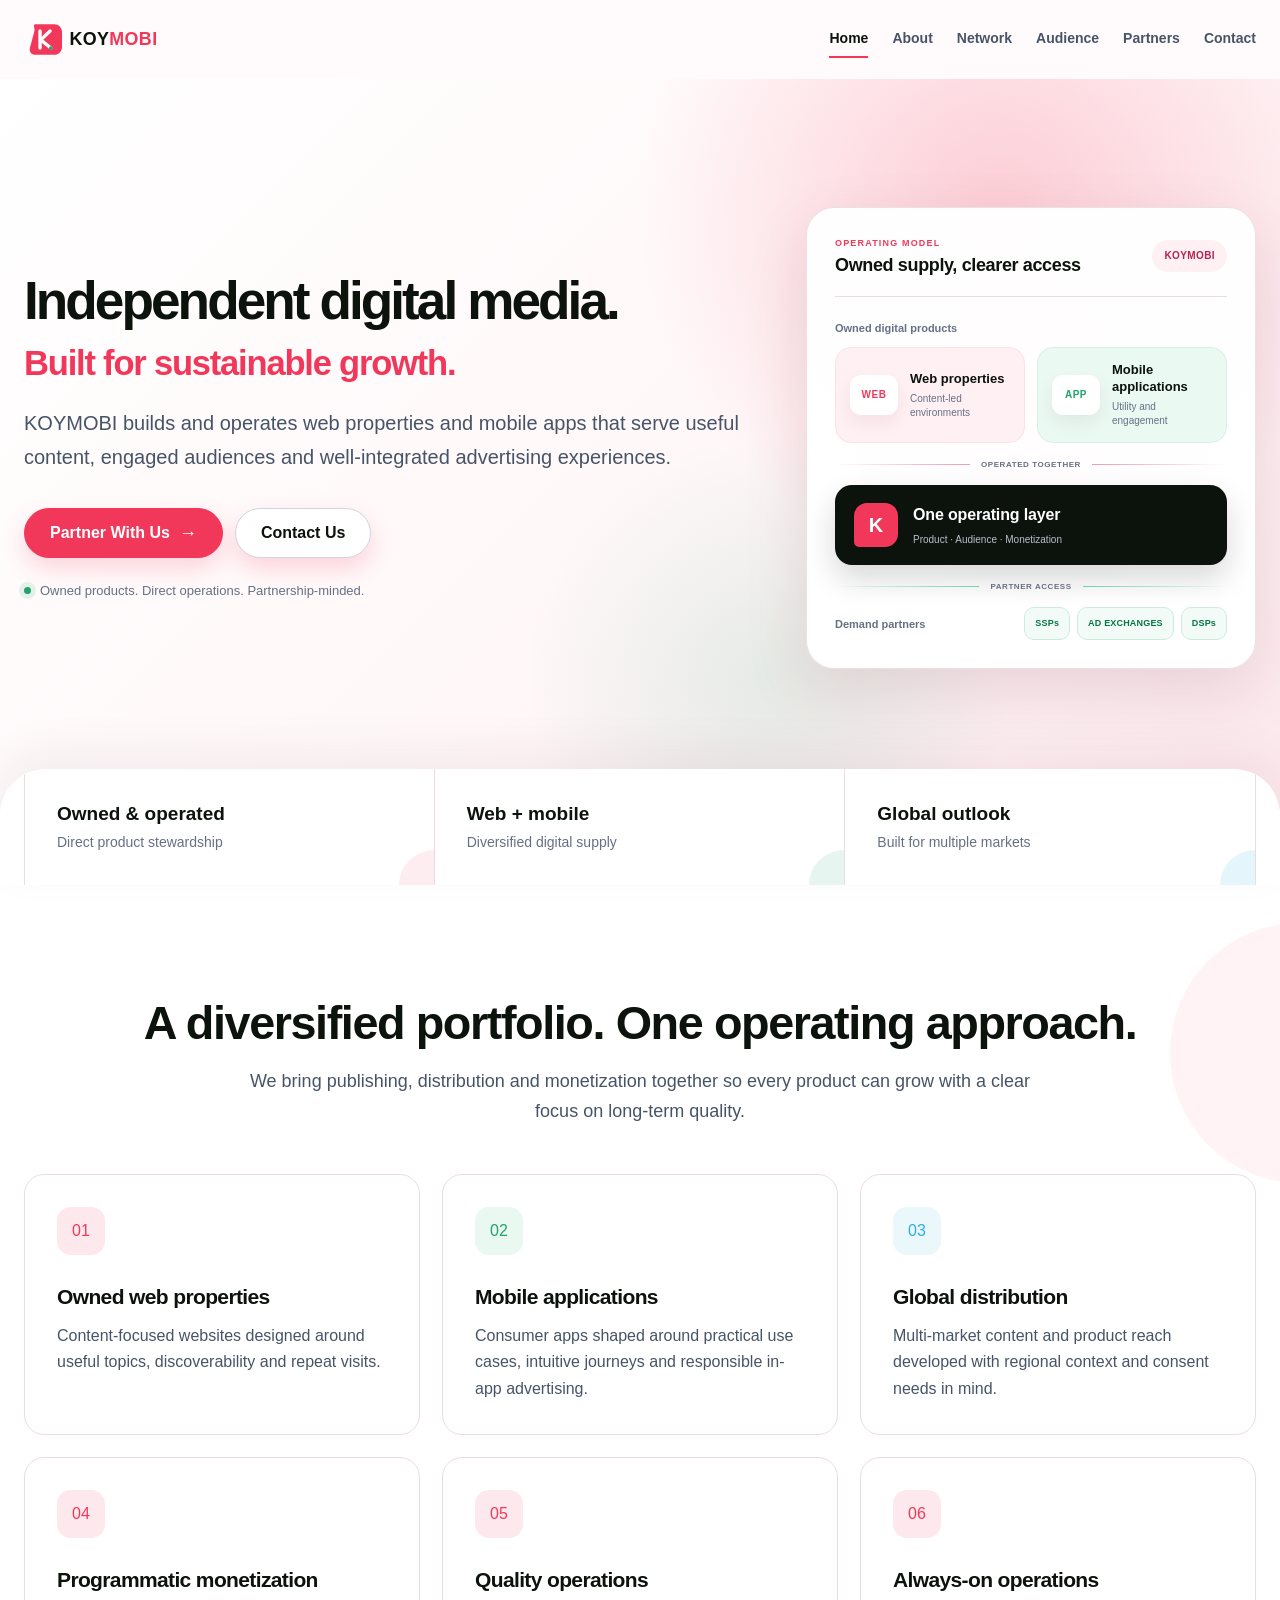
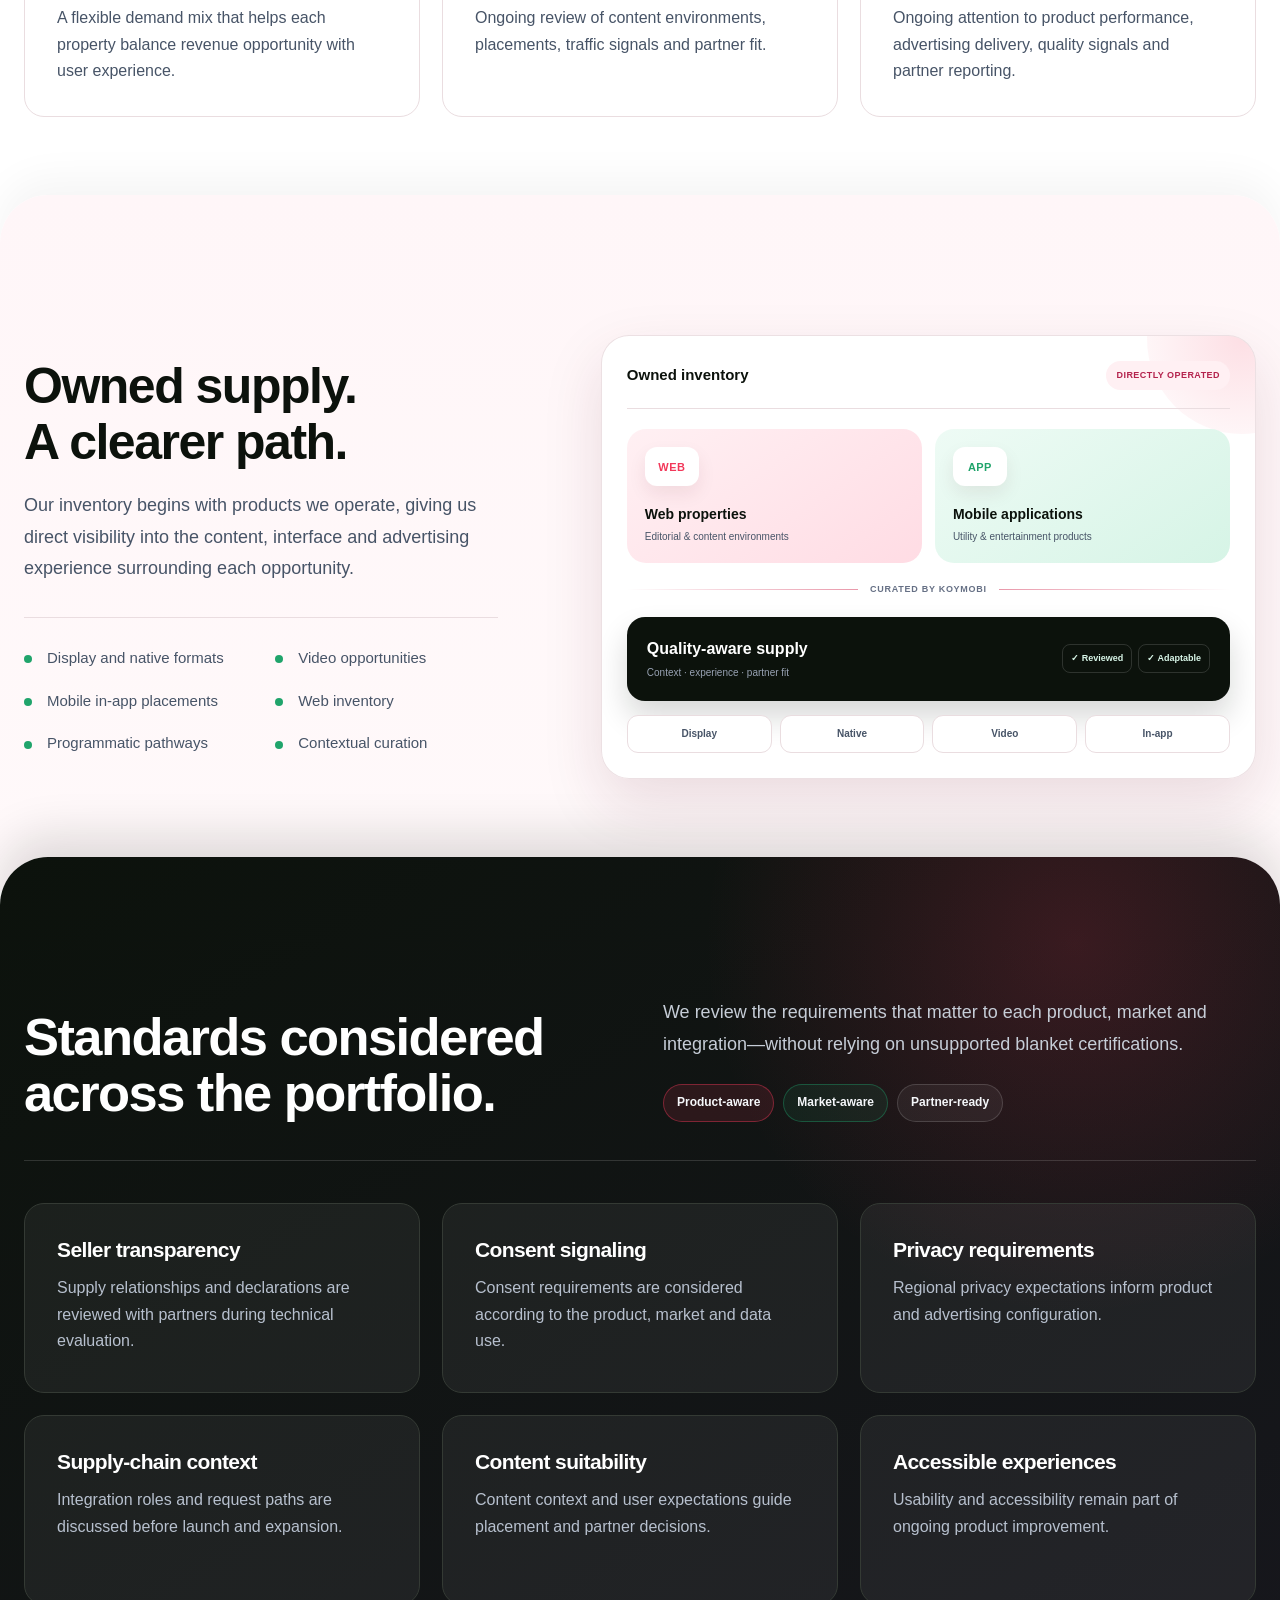
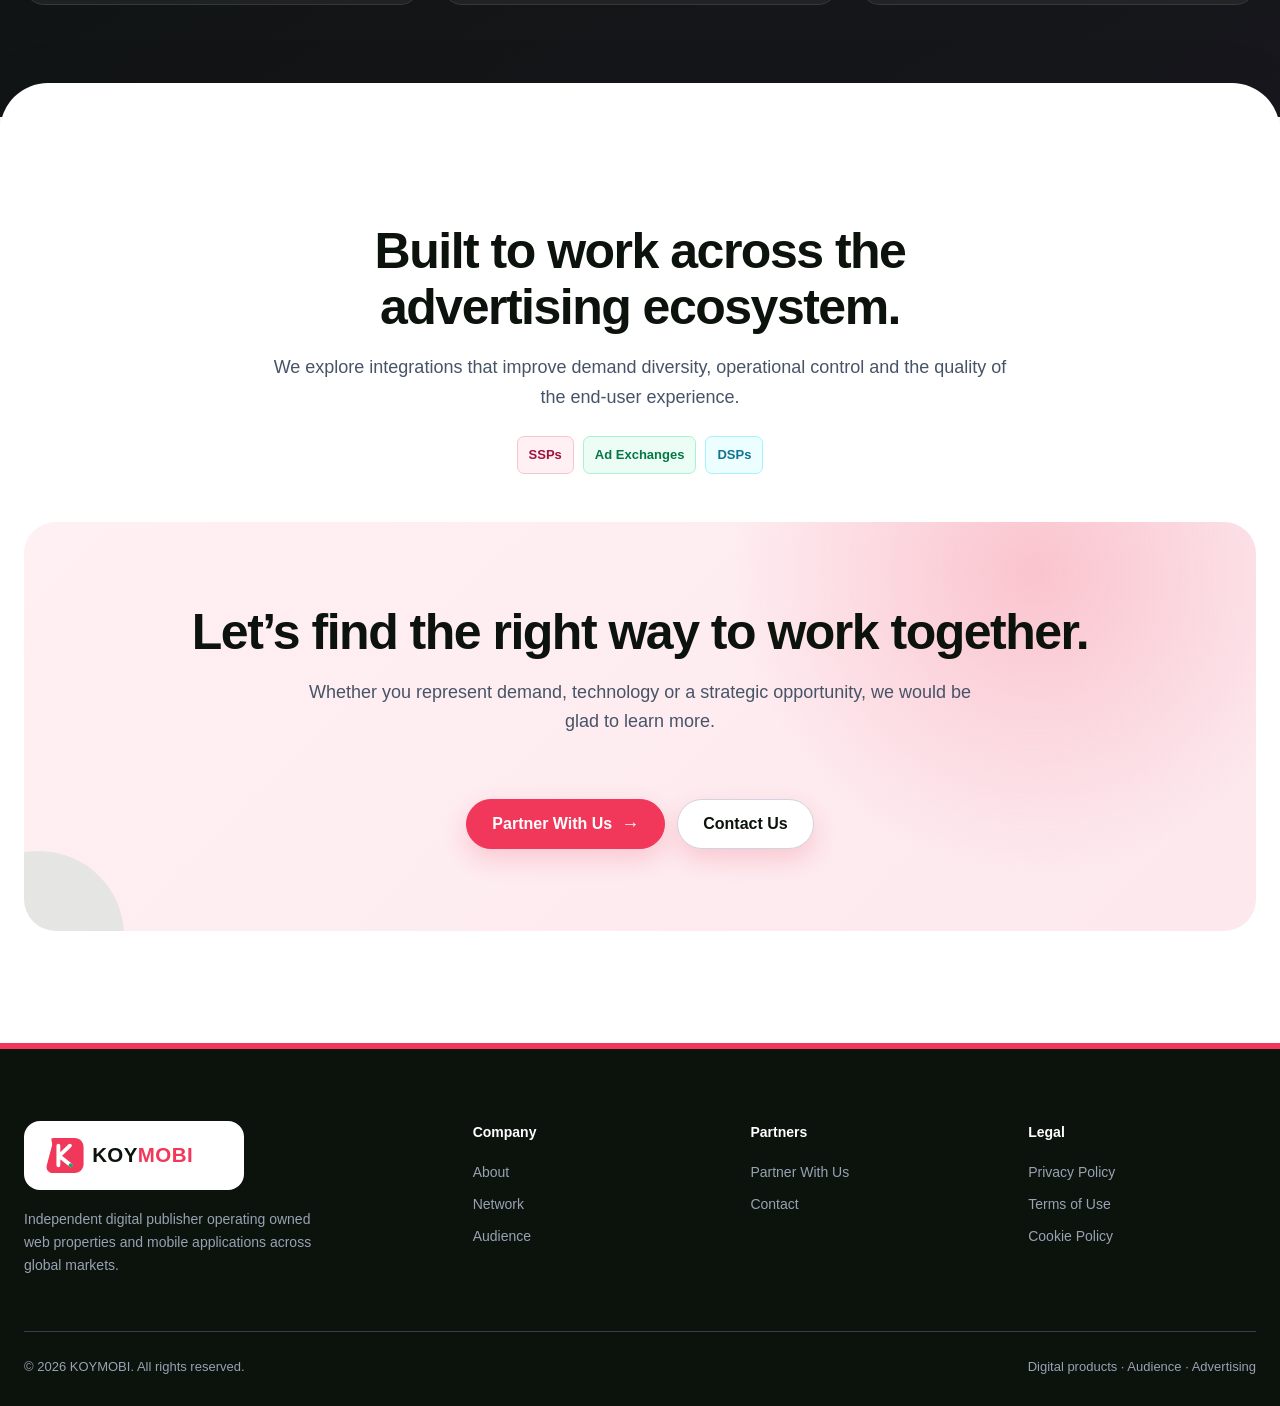
<file: index.html>
<!doctype html>
<html lang="en">
<head>
  <meta charset="utf-8"><meta name="viewport" content="width=device-width, initial-scale=1">
  <title>KOYMOBI — Independent Digital Media</title>
  <meta name="description" content="KOYMOBI builds and operates web properties and mobile apps, connecting engaged audiences with advertising partners across global markets.">
  <link rel="canonical" href="https://koymobi.com/"><meta property="og:type" content="website"><meta property="og:title" content="KOYMOBI — Independent Digital Media"><meta property="og:description" content="Owned digital products, engaged audiences and thoughtful monetization."><meta property="og:image" content="assets/social-preview.svg"><meta name="twitter:card" content="summary_large_image">
  <link rel="icon" href="assets/favicon.svg" type="image/svg+xml"><link rel="stylesheet" href="assets/styles.css">
</head>
<body><a class="skip-link" href="#main">Skip to content</a>
<header class="site-header"><div class="container nav-wrap"><a class="logo" href="index.html" aria-label="KOYMOBI home"><img src="assets/logo.svg" alt="KOYMOBI" width="164" height="32"></a><button class="menu-toggle" type="button" aria-expanded="false" aria-controls="primary-nav" aria-label="Toggle navigation"><span></span></button><nav class="nav-links" id="primary-nav" aria-label="Primary navigation"><a href="index.html" aria-current="page">Home</a><a href="about.html">About</a><a href="network.html">Network</a><a href="audience.html">Audience</a><a href="partners.html">Partners</a><a href="contact.html">Contact</a></nav></div></header>
<main id="main">
  <section class="hero">
    <div class="container hero-grid">
      <div class="hero-copy reveal">
        <h1><span class="hero-title-primary">Independent digital media.</span><span class="hero-title-secondary">Built for sustainable growth.</span></h1>
        <p class="lead">KOYMOBI builds and operates web properties and mobile apps that serve useful content, engaged audiences and well-integrated advertising experiences.</p>
        <div class="hero-actions"><a class="button" href="partners.html">Partner With Us <span class="arrow">→</span></a><a class="button secondary" href="contact.html">Contact Us</a></div>
        <p class="hero-note">Owned products. Direct operations. Partnership-minded.</p>
      </div>
      <div class="operating-map reveal" aria-label="KOYMOBI operating model">
        <div class="map-shell">
          <div class="map-header"><div><small>OPERATING MODEL</small><strong>Owned supply, clearer access</strong></div><span>KOYMOBI</span></div>
          <div class="map-body">
            <div class="map-group">
              <p>Owned digital products</p>
              <div class="supply-grid">
                <div class="supply-card web"><div class="supply-icon">WEB</div><div><strong>Web properties</strong><small>Content-led environments</small></div></div>
                <div class="supply-card mobile"><div class="supply-icon">APP</div><div><strong>Mobile applications</strong><small>Utility and engagement</small></div></div>
              </div>
            </div>
            <div class="map-connector"><i></i><span>OPERATED TOGETHER</span><i></i></div>
            <div class="operator-band"><div class="operator-mark">K</div><div><strong>One operating layer</strong><span>Product · Audience · Monetization</span></div></div>
            <div class="map-connector demand-flow"><i></i><span>PARTNER ACCESS</span><i></i></div>
            <div class="map-group demand-group"><p>Demand partners</p><div class="channel-row"><span>SSPs</span><span>AD EXCHANGES</span><span>DSPs</span></div></div>
          </div>
        </div>
      </div>
    </div>
  </section>
  <div class="value-strip"><div class="container value-grid"><div class="value-item"><strong>Owned &amp; operated</strong><span>Direct product stewardship</span></div><div class="value-item"><strong>Web + mobile</strong><span>Diversified digital supply</span></div><div class="value-item"><strong>Global outlook</strong><span>Built for multiple markets</span></div></div></div>
  <section class="section" id="what-we-do"><div class="container"><div class="section-head center"><h2>A diversified portfolio. One operating approach.</h2><p>We bring publishing, distribution and monetization together so every product can grow with a clear focus on long-term quality.</p></div><div class="grid-3">
    <article class="card reveal"><div class="card-icon">01</div><h3>Owned web properties</h3><p>Content-focused websites designed around useful topics, discoverability and repeat visits.</p></article>
    <article class="card reveal"><div class="card-icon">02</div><h3>Mobile applications</h3><p>Consumer apps shaped around practical use cases, intuitive journeys and responsible in-app advertising.</p></article>
    <article class="card reveal"><div class="card-icon">03</div><h3>Global distribution</h3><p>Multi-market content and product reach developed with regional context and consent needs in mind.</p></article>
    <article class="card reveal"><div class="card-icon">04</div><h3>Programmatic monetization</h3><p>A flexible demand mix that helps each property balance revenue opportunity with user experience.</p></article>
    <article class="card reveal"><div class="card-icon">05</div><h3>Quality operations</h3><p>Ongoing review of content environments, placements, traffic signals and partner fit.</p></article>
    <article class="card reveal"><div class="card-icon">06</div><h3>Always-on operations</h3><p>Ongoing attention to product performance, advertising delivery, quality signals and partner reporting.</p></article>
  </div></div></section>
  <section class="section surface supply-section"><div class="container split"><div class="split-copy supply-copy reveal"><h2>Owned supply.<br>A clearer path.</h2><p>Our inventory begins with products we operate, giving us direct visibility into the content, interface and advertising experience surrounding each opportunity.</p><ul class="feature-list"><li>Display and native formats</li><li>Video opportunities</li><li>Mobile in-app placements</li><li>Web inventory</li><li>Programmatic pathways</li><li>Contextual curation</li></ul></div><div class="supply-blueprint reveal" aria-label="KOYMOBI owned supply structure"><div class="blueprint-top"><strong>Owned inventory</strong><span>DIRECTLY OPERATED</span></div><div class="blueprint-products"><article class="blueprint-product web-product"><div class="blueprint-icon">WEB</div><div><strong>Web properties</strong><small>Editorial &amp; content environments</small></div></article><article class="blueprint-product app-product"><div class="blueprint-icon">APP</div><div><strong>Mobile applications</strong><small>Utility &amp; entertainment products</small></div></article></div><div class="blueprint-route"><i></i><em>CURATED BY KOYMOBI</em><i></i></div><div class="blueprint-control"><div><strong>Quality-aware supply</strong><small>Context · experience · partner fit</small></div><div class="signal-row"><span>✓ Reviewed</span><span>✓ Adaptable</span></div></div><div class="blueprint-formats"><span>Display</span><span>Native</span><span>Video</span><span>In-app</span></div></div></div></section>
  <section class="section dark standards-section"><div class="container"><div class="standards-head reveal"><h2>Standards considered<br>across the portfolio.</h2><div class="standards-summary"><p>We review the requirements that matter to each product, market and integration—without relying on unsupported blanket certifications.</p><div class="standards-points"><span>Product-aware</span><span>Market-aware</span><span>Partner-ready</span></div></div></div><div class="grid-3 standards-grid"><article class="card dark-card reveal"><h3>Seller transparency</h3><p>Supply relationships and declarations are reviewed with partners during technical evaluation.</p></article><article class="card dark-card reveal"><h3>Consent signaling</h3><p>Consent requirements are considered according to the product, market and data use.</p></article><article class="card dark-card reveal"><h3>Privacy requirements</h3><p>Regional privacy expectations inform product and advertising configuration.</p></article><article class="card dark-card reveal"><h3>Supply-chain context</h3><p>Integration roles and request paths are discussed before launch and expansion.</p></article><article class="card dark-card reveal"><h3>Content suitability</h3><p>Content context and user expectations guide placement and partner decisions.</p></article><article class="card dark-card reveal"><h3>Accessible experiences</h3><p>Usability and accessibility remain part of ongoing product improvement.</p></article></div></div></section>
  <section class="section"><div class="container"><div class="section-head center"><h2>Built to work across the advertising ecosystem.</h2><p>We explore integrations that improve demand diversity, operational control and the quality of the end-user experience.</p><div class="tag-list center-tags"><span class="tag">SSPs</span><span class="tag">Ad Exchanges</span><span class="tag">DSPs</span></div></div><div class="partner-cta"><h2>Let’s find the right way to work together.</h2><p>Whether you represent demand, technology or a strategic opportunity, we would be glad to learn more.</p><div class="hero-actions centered-actions"><a class="button" href="partners.html">Partner With Us <span class="arrow">→</span></a><a class="button secondary" href="contact.html">Contact Us</a></div></div></div></section>
</main>
<footer class="site-footer"><div class="container"><div class="footer-grid"><div class="footer-intro"><img class="footer-logo" src="assets/logo.svg" alt="KOYMOBI" width="164" height="32"><p>Independent digital publisher operating owned web properties and mobile applications across global markets.</p></div><div class="footer-col"><strong>Company</strong><a href="about.html">About</a><a href="network.html">Network</a><a href="audience.html">Audience</a></div><div class="footer-col"><strong>Partners</strong><a href="partners.html">Partner With Us</a><a href="contact.html">Contact</a></div><div class="footer-col"><strong>Legal</strong><a href="privacy.html">Privacy Policy</a><a href="terms.html">Terms of Use</a><a href="cookie-policy.html">Cookie Policy</a></div></div><div class="footer-bottom"><span>© 2026 KOYMOBI. All rights reserved.</span><span>Digital products · Audience · Advertising</span></div></div></footer><script src="assets/main.js"></script></body></html>
</file>
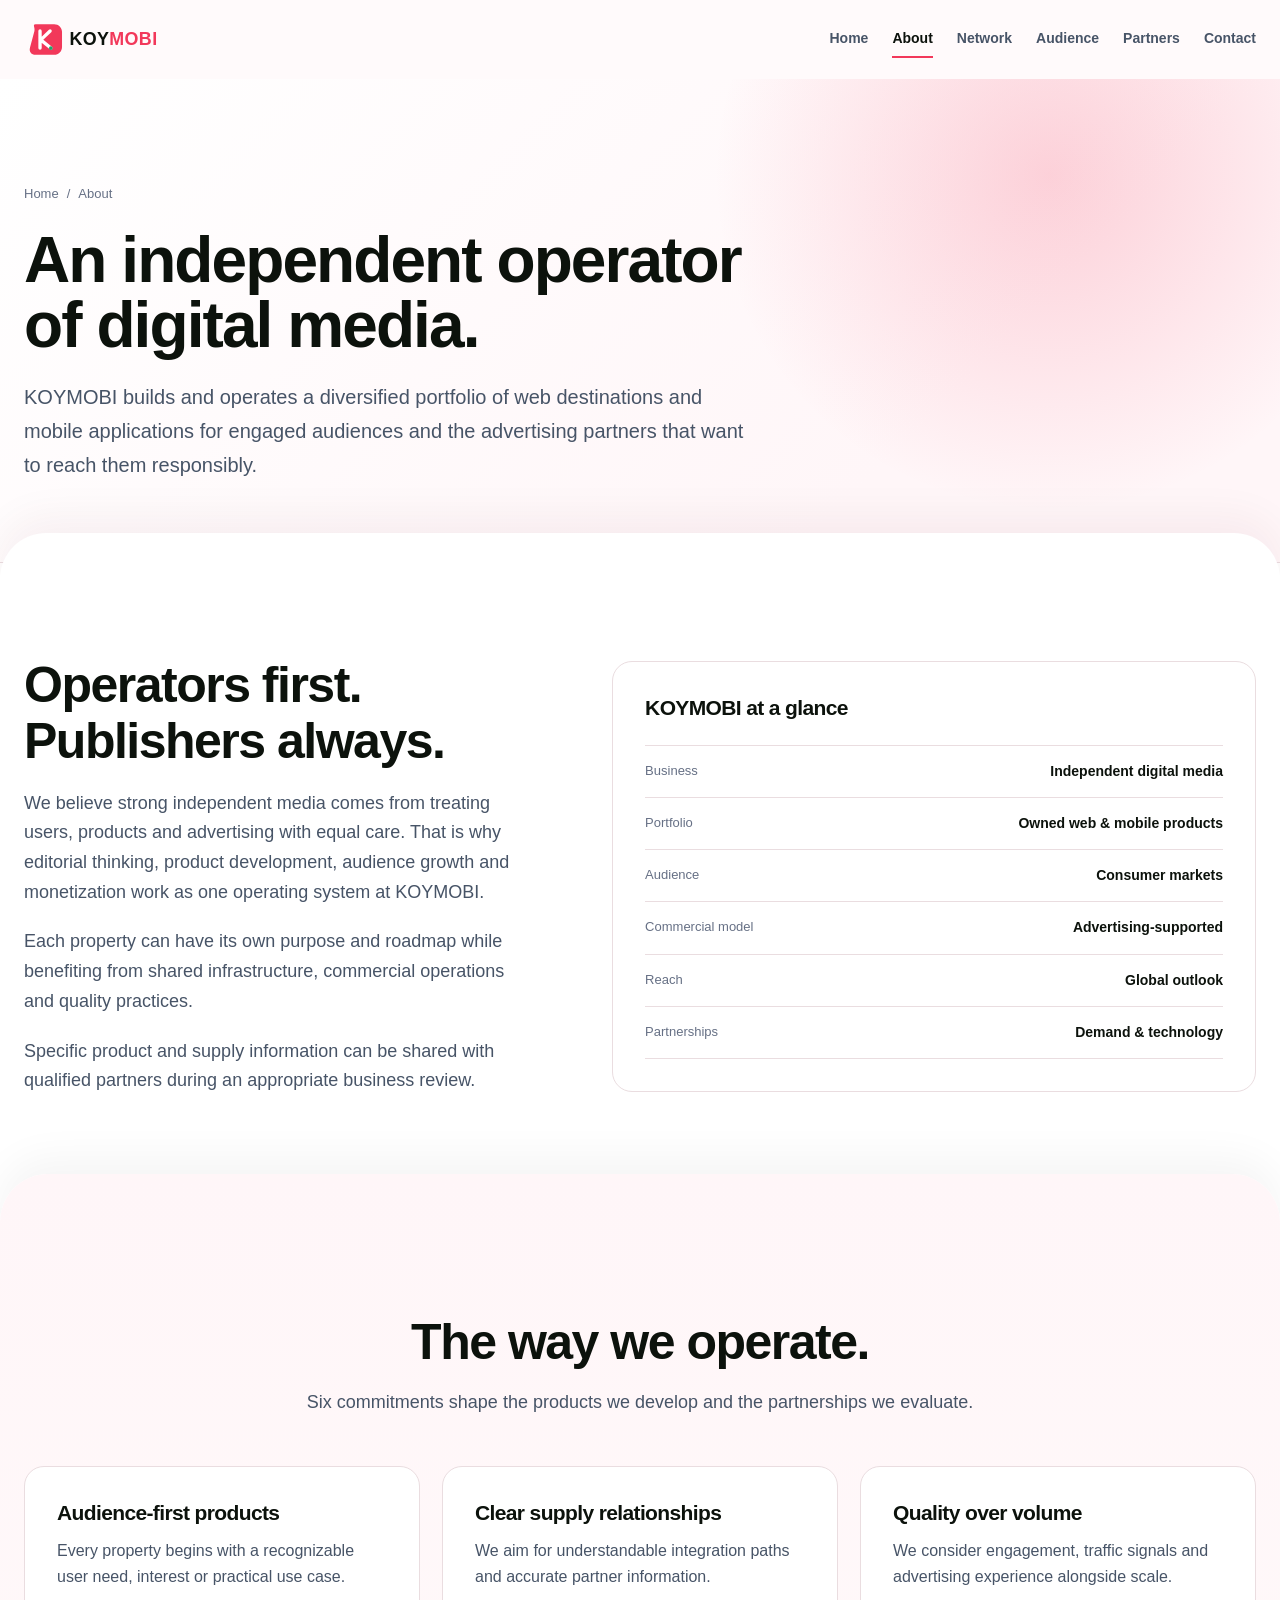
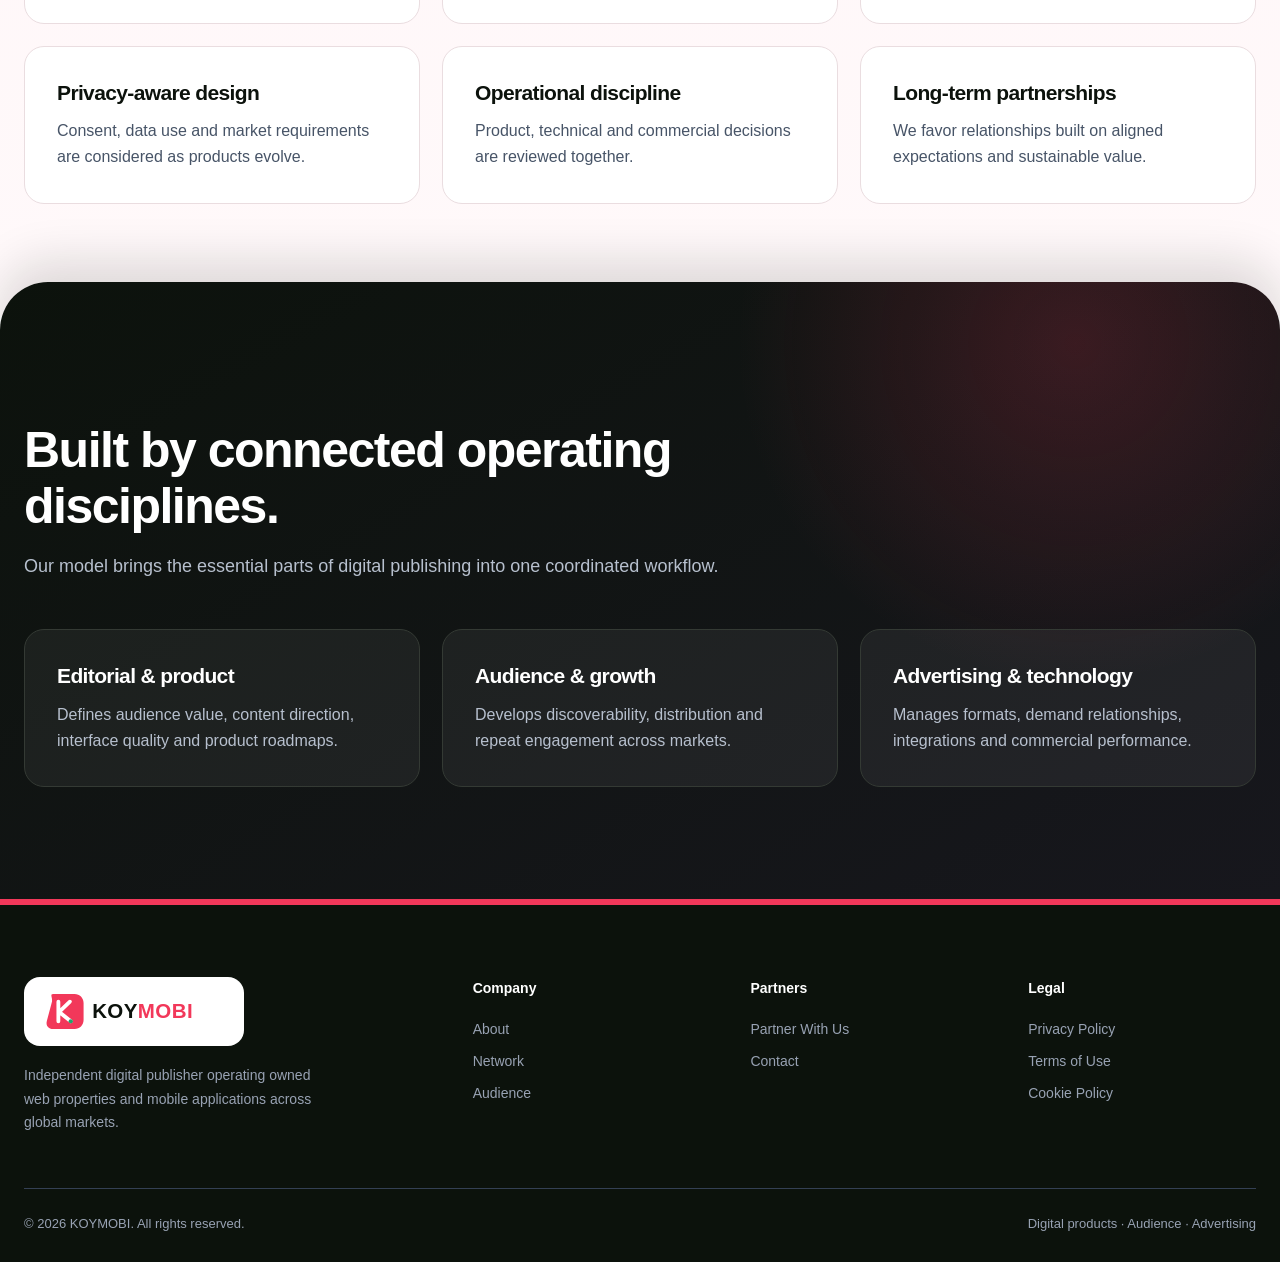
<file: about.html>
<!doctype html><html lang="en"><head><meta charset="utf-8"><meta name="viewport" content="width=device-width, initial-scale=1"><title>About — KOYMOBI</title><meta name="description" content="Learn how KOYMOBI operates an independent portfolio of web properties and mobile applications."><link rel="canonical" href="https://koymobi.com/about.html"><meta property="og:type" content="website"><meta property="og:title" content="About — KOYMOBI"><meta property="og:description" content="An operator-first approach to independent digital media."><meta property="og:image" content="assets/social-preview.svg"><meta name="twitter:card" content="summary_large_image"><link rel="icon" href="assets/favicon.svg" type="image/svg+xml"><link rel="stylesheet" href="assets/styles.css"></head><body><a class="skip-link" href="#main">Skip to content</a>
<header class="site-header"><div class="container nav-wrap"><a class="logo" href="index.html" aria-label="KOYMOBI home"><img src="assets/logo.svg" alt="KOYMOBI" width="164" height="32"></a><button class="menu-toggle" type="button" aria-expanded="false" aria-controls="primary-nav" aria-label="Toggle navigation"><span></span></button><nav class="nav-links" id="primary-nav" aria-label="Primary navigation"><a href="index.html">Home</a><a href="about.html" aria-current="page">About</a><a href="network.html">Network</a><a href="audience.html">Audience</a><a href="partners.html">Partners</a><a href="contact.html">Contact</a></nav></div></header>
<main id="main"><section class="page-hero"><div class="container"><div class="breadcrumb"><a href="index.html">Home</a><span>/</span><span>About</span></div><h1>An independent operator<br>of digital media.</h1><p class="lead">KOYMOBI builds and operates a diversified portfolio of web destinations and mobile applications for engaged audiences and the advertising partners that want to reach them responsibly.</p></div></section>
<section class="section"><div class="container split"><div class="split-copy"><h2>Operators first. Publishers always.</h2><p>We believe strong independent media comes from treating users, products and advertising with equal care. That is why editorial thinking, product development, audience growth and monetization work as one operating system at KOYMOBI.</p><p>Each property can have its own purpose and roadmap while benefiting from shared infrastructure, commercial operations and quality practices.</p><p>Specific product and supply information can be shared with qualified partners during an appropriate business review.</p></div><aside class="card fact-panel"><h3>KOYMOBI at a glance</h3><div class="fact-list"><div><span>Business</span><strong>Independent digital media</strong></div><div><span>Portfolio</span><strong>Owned web &amp; mobile products</strong></div><div><span>Audience</span><strong>Consumer markets</strong></div><div><span>Commercial model</span><strong>Advertising-supported</strong></div><div><span>Reach</span><strong>Global outlook</strong></div><div><span>Partnerships</span><strong>Demand &amp; technology</strong></div></div></aside></div></section>
<section class="section surface"><div class="container"><div class="section-head center"><h2>The way we operate.</h2><p>Six commitments shape the products we develop and the partnerships we evaluate.</p></div><div class="grid-3"><article class="card"><h3>Audience-first products</h3><p>Every property begins with a recognizable user need, interest or practical use case.</p></article><article class="card"><h3>Clear supply relationships</h3><p>We aim for understandable integration paths and accurate partner information.</p></article><article class="card"><h3>Quality over volume</h3><p>We consider engagement, traffic signals and advertising experience alongside scale.</p></article><article class="card"><h3>Privacy-aware design</h3><p>Consent, data use and market requirements are considered as products evolve.</p></article><article class="card"><h3>Operational discipline</h3><p>Product, technical and commercial decisions are reviewed together.</p></article><article class="card"><h3>Long-term partnerships</h3><p>We favor relationships built on aligned expectations and sustainable value.</p></article></div></div></section>
<section class="section dark"><div class="container"><div class="section-head"><h2>Built by connected operating disciplines.</h2><p>Our model brings the essential parts of digital publishing into one coordinated workflow.</p></div><div class="grid-3"><article class="card dark-card"><h3>Editorial &amp; product</h3><p>Defines audience value, content direction, interface quality and product roadmaps.</p></article><article class="card dark-card"><h3>Audience &amp; growth</h3><p>Develops discoverability, distribution and repeat engagement across markets.</p></article><article class="card dark-card"><h3>Advertising &amp; technology</h3><p>Manages formats, demand relationships, integrations and commercial performance.</p></article></div></div></section>
</main>
<footer class="site-footer"><div class="container"><div class="footer-grid"><div class="footer-intro"><img class="footer-logo" src="assets/logo.svg" alt="KOYMOBI" width="164" height="32"><p>Independent digital publisher operating owned web properties and mobile applications across global markets.</p></div><div class="footer-col"><strong>Company</strong><a href="about.html">About</a><a href="network.html">Network</a><a href="audience.html">Audience</a></div><div class="footer-col"><strong>Partners</strong><a href="partners.html">Partner With Us</a><a href="contact.html">Contact</a></div><div class="footer-col"><strong>Legal</strong><a href="privacy.html">Privacy Policy</a><a href="terms.html">Terms of Use</a><a href="cookie-policy.html">Cookie Policy</a></div></div><div class="footer-bottom"><span>© 2026 KOYMOBI. All rights reserved.</span><span>Digital products · Audience · Advertising</span></div></div></footer><script src="assets/main.js"></script></body></html>
</file>
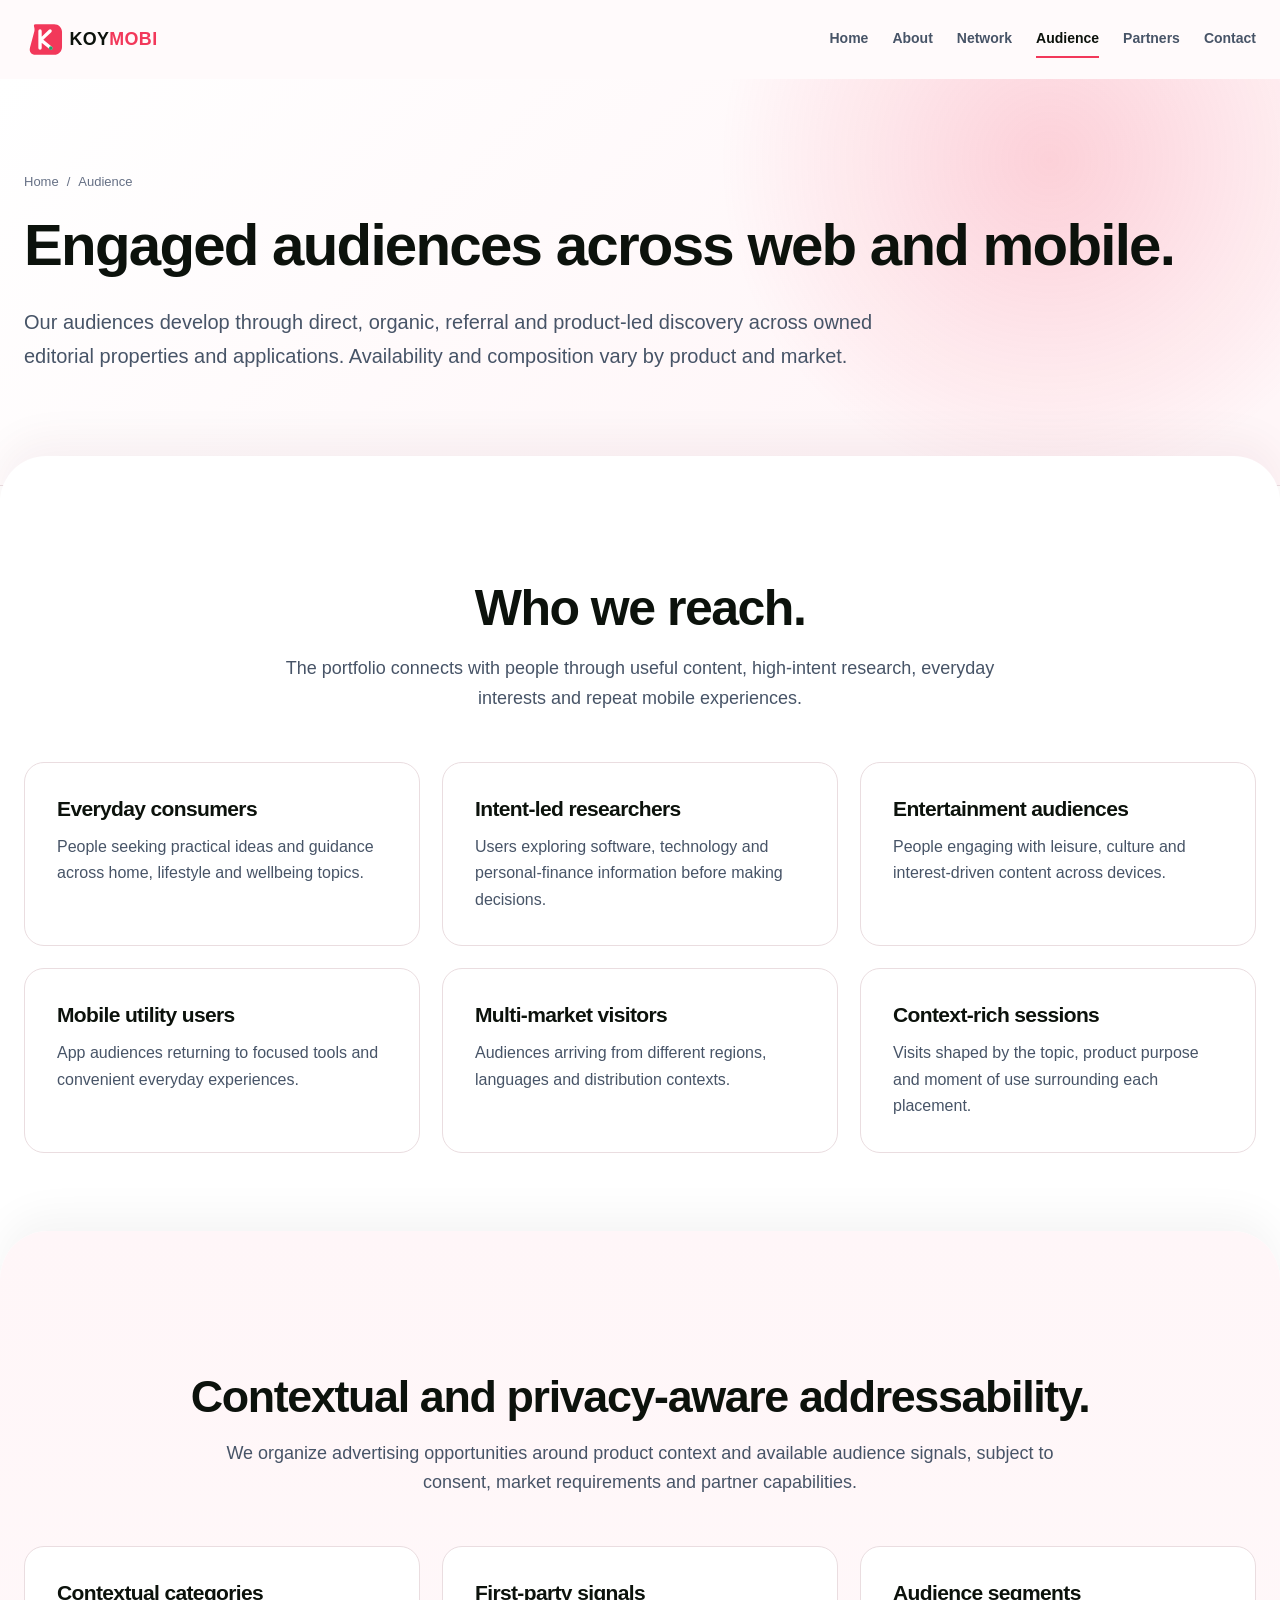
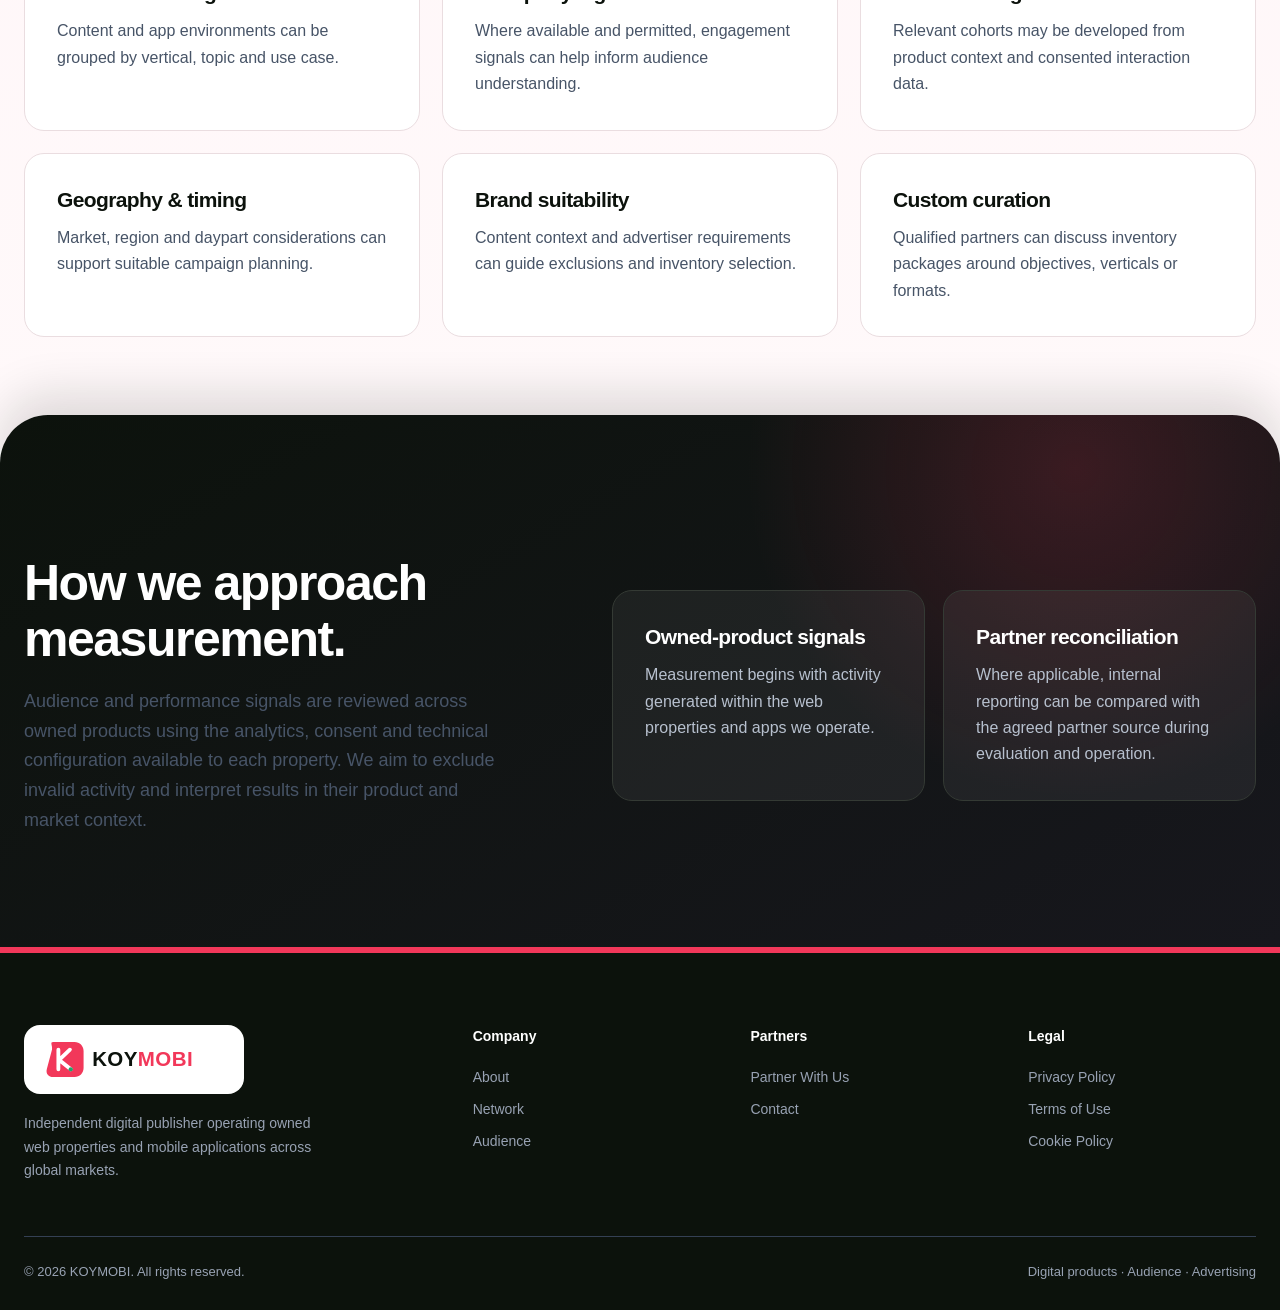
<file: audience.html>
<!doctype html><html lang="en"><head><meta charset="utf-8"><meta name="viewport" content="width=device-width, initial-scale=1"><title>Audience — KOYMOBI</title><meta name="description" content="Learn how KOYMOBI approaches audience composition, contextual relevance and measurement."><link rel="canonical" href="https://koymobi.com/audience.html"><meta property="og:type" content="website"><meta property="og:title" content="Audience — KOYMOBI"><meta property="og:description" content="Engaged audiences across owned web and mobile products."><meta property="og:image" content="assets/social-preview.svg"><meta name="twitter:card" content="summary_large_image"><link rel="icon" href="assets/favicon.svg" type="image/svg+xml"><link rel="stylesheet" href="assets/styles.css"></head><body><a class="skip-link" href="#main">Skip to content</a>
<header class="site-header"><div class="container nav-wrap"><a class="logo" href="index.html" aria-label="KOYMOBI home"><img src="assets/logo.svg" alt="KOYMOBI" width="164" height="32"></a><button class="menu-toggle" type="button" aria-expanded="false" aria-controls="primary-nav" aria-label="Toggle navigation"><span></span></button><nav class="nav-links" id="primary-nav" aria-label="Primary navigation"><a href="index.html">Home</a><a href="about.html">About</a><a href="network.html">Network</a><a href="audience.html" aria-current="page">Audience</a><a href="partners.html">Partners</a><a href="contact.html">Contact</a></nav></div></header>
<main id="main"><section class="page-hero audience-page-hero"><div class="container"><div class="breadcrumb"><a href="index.html">Home</a><span>/</span><span>Audience</span></div><h1>Engaged audiences across web and mobile.</h1><p class="lead">Our audiences develop through direct, organic, referral and product-led discovery across owned editorial properties and applications. Availability and composition vary by product and market.</p></div></section>
<section class="section"><div class="container"><div class="section-head center"><h2>Who we reach.</h2><p>The portfolio connects with people through useful content, high-intent research, everyday interests and repeat mobile experiences.</p></div><div class="grid-3"><article class="card"><h3>Everyday consumers</h3><p>People seeking practical ideas and guidance across home, lifestyle and wellbeing topics.</p></article><article class="card"><h3>Intent-led researchers</h3><p>Users exploring software, technology and personal-finance information before making decisions.</p></article><article class="card"><h3>Entertainment audiences</h3><p>People engaging with leisure, culture and interest-driven content across devices.</p></article><article class="card"><h3>Mobile utility users</h3><p>App audiences returning to focused tools and convenient everyday experiences.</p></article><article class="card"><h3>Multi-market visitors</h3><p>Audiences arriving from different regions, languages and distribution contexts.</p></article><article class="card"><h3>Context-rich sessions</h3><p>Visits shaped by the topic, product purpose and moment of use surrounding each placement.</p></article></div></div></section>
<section class="section surface audience-targeting"><div class="container"><div class="section-head center"><h2>Contextual and privacy-aware addressability.</h2><p>We organize advertising opportunities around product context and available audience signals, subject to consent, market requirements and partner capabilities.</p></div><div class="grid-3"><article class="card"><h3>Contextual categories</h3><p>Content and app environments can be grouped by vertical, topic and use case.</p></article><article class="card"><h3>First-party signals</h3><p>Where available and permitted, engagement signals can help inform audience understanding.</p></article><article class="card"><h3>Audience segments</h3><p>Relevant cohorts may be developed from product context and consented interaction data.</p></article><article class="card"><h3>Geography &amp; timing</h3><p>Market, region and daypart considerations can support suitable campaign planning.</p></article><article class="card"><h3>Brand suitability</h3><p>Content context and advertiser requirements can guide exclusions and inventory selection.</p></article><article class="card"><h3>Custom curation</h3><p>Qualified partners can discuss inventory packages around objectives, verticals or formats.</p></article></div></div></section>
<section class="section dark"><div class="container split"><div class="split-copy"><h2>How we approach measurement.</h2><p class="dark-copy">Audience and performance signals are reviewed across owned products using the analytics, consent and technical configuration available to each property. We aim to exclude invalid activity and interpret results in their product and market context.</p></div><div class="grid-2 compact-grid"><article class="card dark-card"><h3>Owned-product signals</h3><p>Measurement begins with activity generated within the web properties and apps we operate.</p></article><article class="card dark-card"><h3>Partner reconciliation</h3><p>Where applicable, internal reporting can be compared with the agreed partner source during evaluation and operation.</p></article></div></div></section>
</main>
<footer class="site-footer"><div class="container"><div class="footer-grid"><div class="footer-intro"><img class="footer-logo" src="assets/logo.svg" alt="KOYMOBI" width="164" height="32"><p>Independent digital publisher operating owned web properties and mobile applications across global markets.</p></div><div class="footer-col"><strong>Company</strong><a href="about.html">About</a><a href="network.html">Network</a><a href="audience.html">Audience</a></div><div class="footer-col"><strong>Partners</strong><a href="partners.html">Partner With Us</a><a href="contact.html">Contact</a></div><div class="footer-col"><strong>Legal</strong><a href="privacy.html">Privacy Policy</a><a href="terms.html">Terms of Use</a><a href="cookie-policy.html">Cookie Policy</a></div></div><div class="footer-bottom"><span>© 2026 KOYMOBI. All rights reserved.</span><span>Digital products · Audience · Advertising</span></div></div></footer><script src="assets/main.js"></script></body></html>
</file>
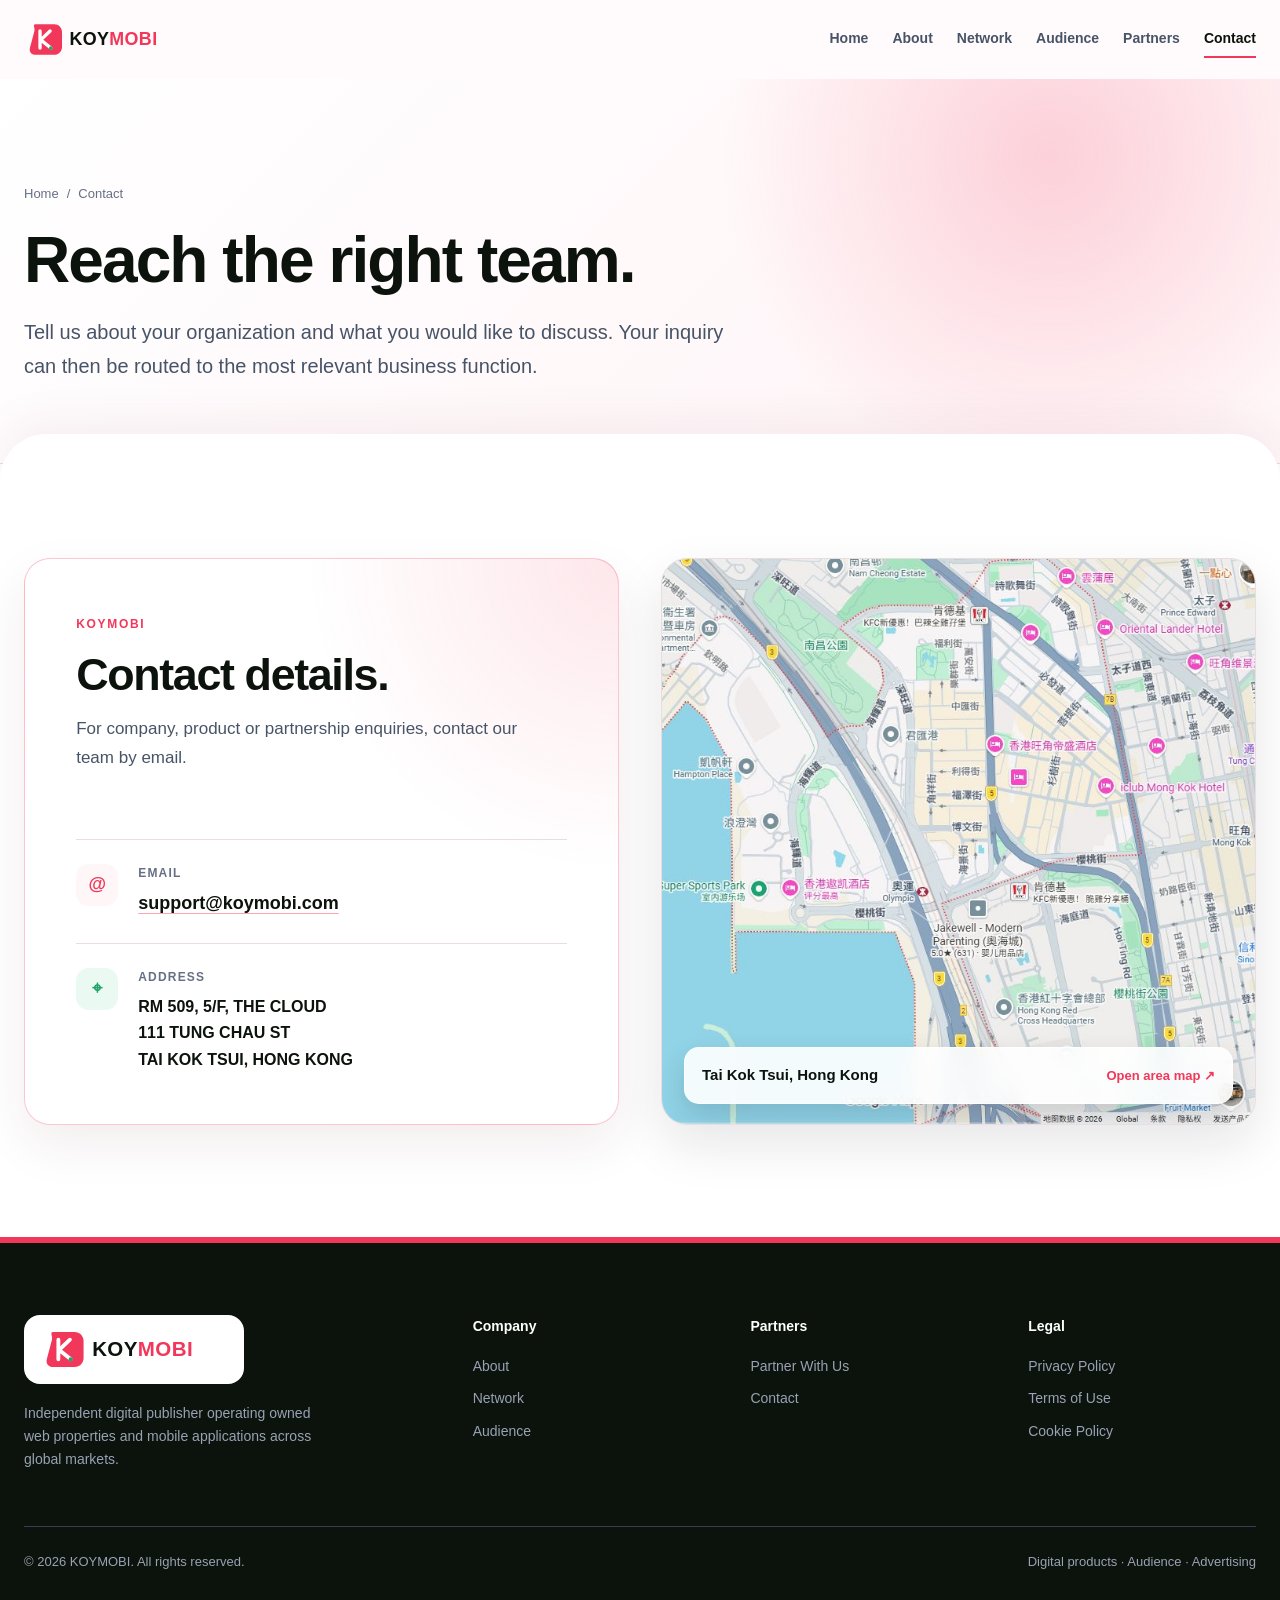
<file: contact.html>
<!doctype html><html lang="en"><head><meta charset="utf-8"><meta name="viewport" content="width=device-width, initial-scale=1"><title>Contact — KOYMOBI</title><meta name="description" content="Contact KOYMOBI about advertising, technology and strategic partnerships."><link rel="canonical" href="https://koymobi.com/contact.html"><meta property="og:type" content="website"><meta property="og:title" content="Contact — KOYMOBI"><meta property="og:description" content="Reach the right team at KOYMOBI."><meta property="og:image" content="assets/social-preview.svg"><meta name="twitter:card" content="summary_large_image"><link rel="icon" href="assets/favicon.svg" type="image/svg+xml"><link rel="stylesheet" href="assets/styles.css"></head><body><a class="skip-link" href="#main">Skip to content</a>
<header class="site-header"><div class="container nav-wrap"><a class="logo" href="index.html" aria-label="KOYMOBI home"><img src="assets/logo.svg" alt="KOYMOBI" width="164" height="32"></a><button class="menu-toggle" type="button" aria-expanded="false" aria-controls="primary-nav" aria-label="Toggle navigation"><span></span></button><nav class="nav-links" id="primary-nav" aria-label="Primary navigation"><a href="index.html">Home</a><a href="about.html">About</a><a href="network.html">Network</a><a href="audience.html">Audience</a><a href="partners.html">Partners</a><a href="contact.html" aria-current="page">Contact</a></nav></div></header>
<main id="main"><section class="page-hero"><div class="container"><div class="breadcrumb"><a href="index.html">Home</a><span>/</span><span>Contact</span></div><h1>Reach the right team.</h1><p class="lead">Tell us about your organization and what you would like to discuss. Your inquiry can then be routed to the most relevant business function.</p></div></section>
<section class="section"><div class="container contact-layout"><section class="contact-card" aria-labelledby="contact-details-title"><div><span class="contact-kicker">KOYMOBI</span><h2 id="contact-details-title">Contact details.</h2><p class="contact-intro">For company, product or partnership enquiries, contact our team by email.</p></div><div class="official-details"><div class="official-detail"><span class="detail-mark" aria-hidden="true">@</span><div><strong>Email</strong><a href="mailto:support@koymobi.com">support@koymobi.com</a></div></div><div class="official-detail"><span class="detail-mark location-mark" aria-hidden="true">⌖</span><div><strong>Address</strong><address>RM 509, 5/F, THE CLOUD<br>111 TUNG CHAU ST<br>TAI KOK TSUI, HONG KONG</address></div></div></div></section><figure class="contact-map-card"><a href="https://www.google.com/maps/search/?api=1&amp;query=Tai+Kok+Tsui%2C+Hong+Kong" target="_blank" rel="noopener noreferrer" aria-label="Open Tai Kok Tsui area in Google Maps"><img src="assets/contact-map.png" alt="Google Maps view of the Tai Kok Tsui area in Hong Kong" width="1280" height="720"></a><figcaption><strong>Tai Kok Tsui, Hong Kong</strong><span>Open area map ↗</span></figcaption></figure></div></section></main>
<footer class="site-footer"><div class="container"><div class="footer-grid"><div class="footer-intro"><img class="footer-logo" src="assets/logo.svg" alt="KOYMOBI" width="164" height="32"><p>Independent digital publisher operating owned web properties and mobile applications across global markets.</p></div><div class="footer-col"><strong>Company</strong><a href="about.html">About</a><a href="network.html">Network</a><a href="audience.html">Audience</a></div><div class="footer-col"><strong>Partners</strong><a href="partners.html">Partner With Us</a><a href="contact.html">Contact</a></div><div class="footer-col"><strong>Legal</strong><a href="privacy.html">Privacy Policy</a><a href="terms.html">Terms of Use</a><a href="cookie-policy.html">Cookie Policy</a></div></div><div class="footer-bottom"><span>© 2026 KOYMOBI. All rights reserved.</span><span>Digital products · Audience · Advertising</span></div></div></footer><script src="assets/main.js"></script></body></html>
</file>
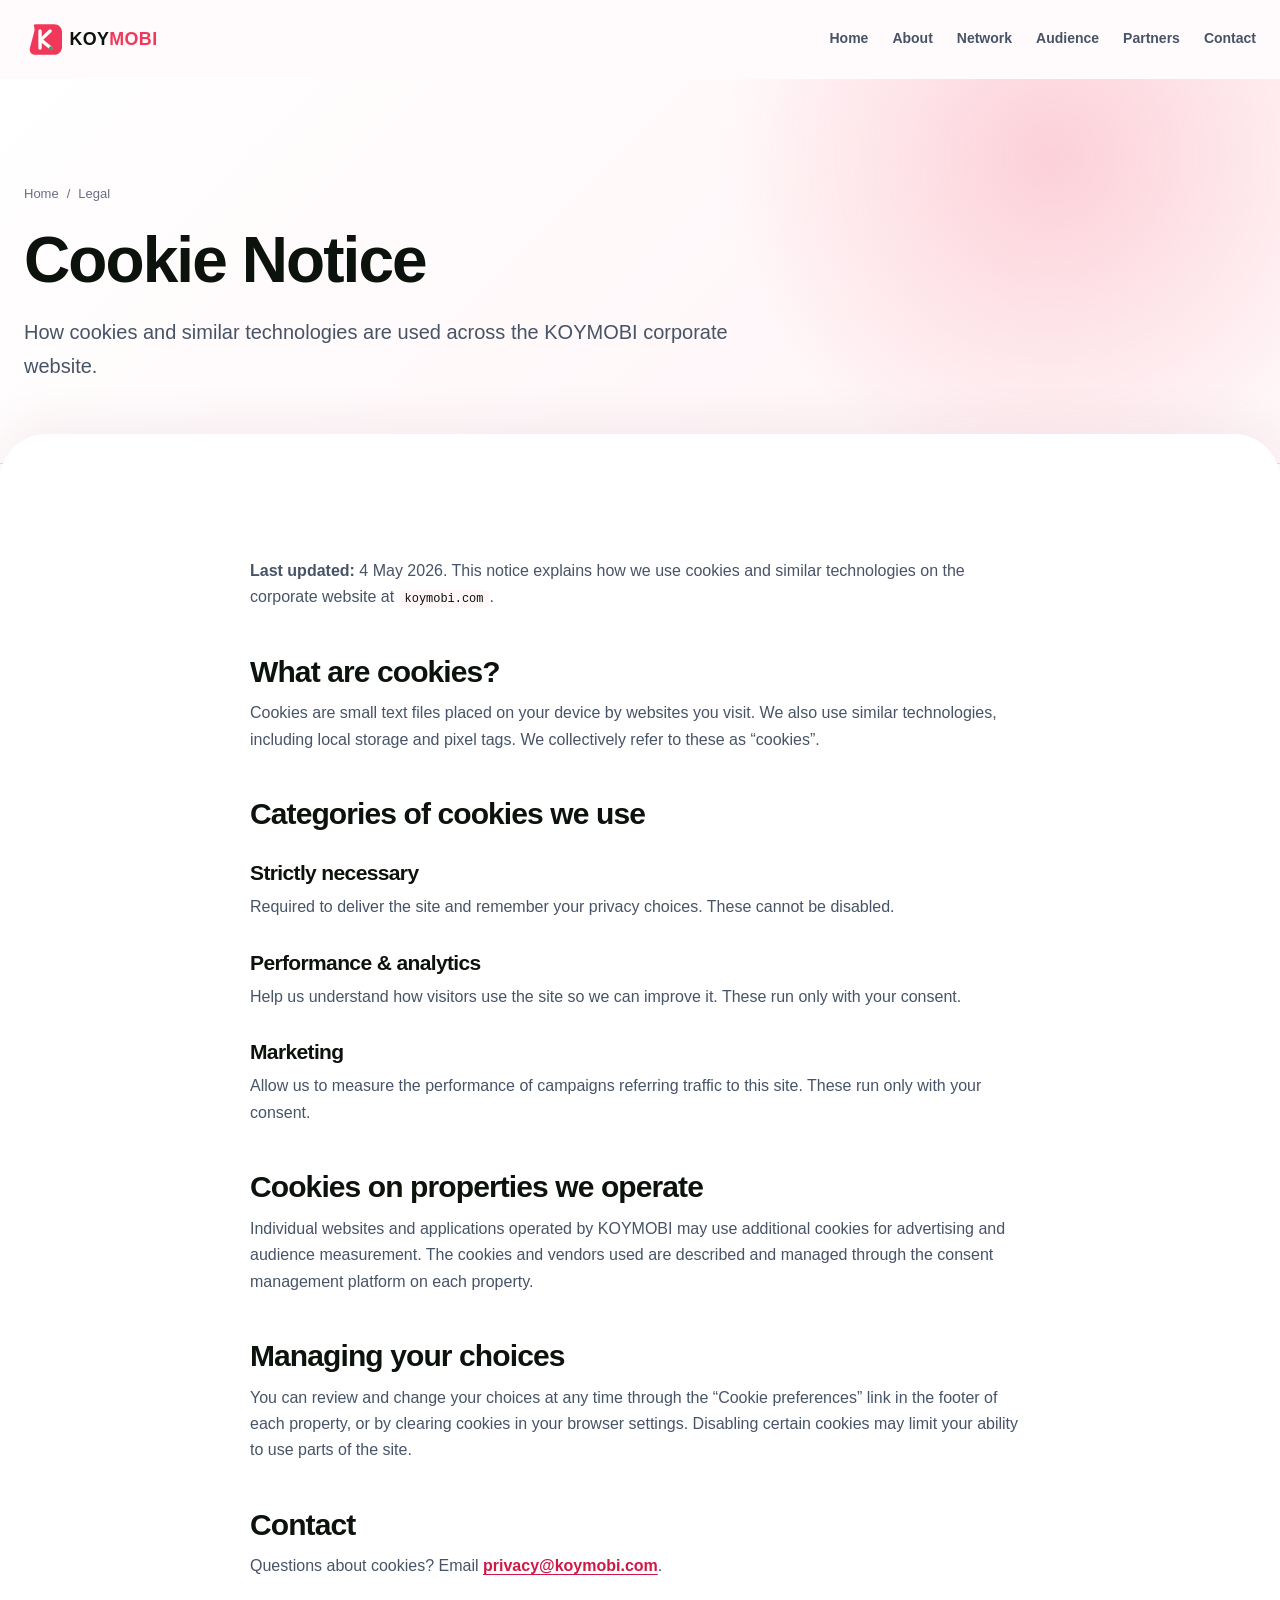
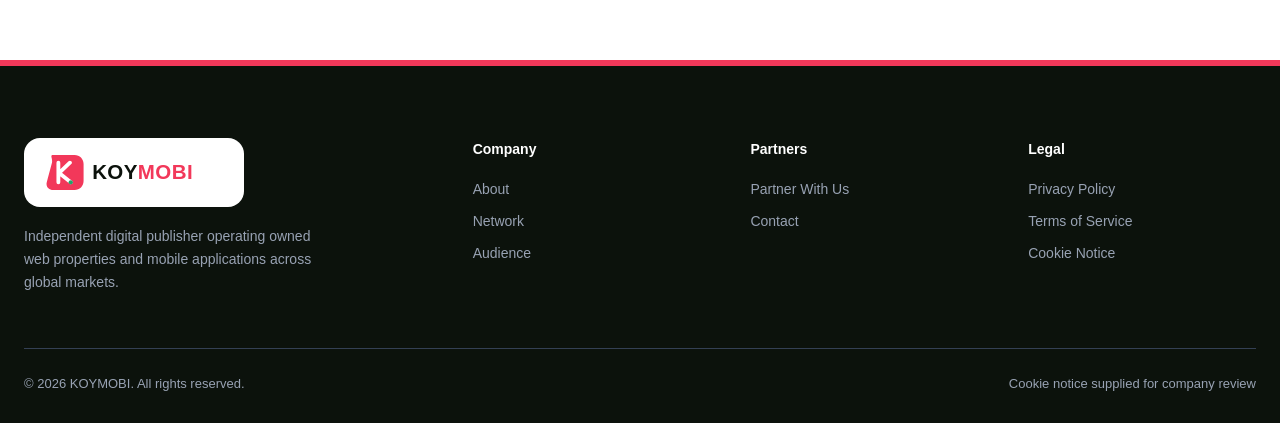
<file: cookie-policy.html>
<!doctype html>
<html lang="en">
<head>
  <meta charset="utf-8">
  <meta name="viewport" content="width=device-width, initial-scale=1">
  <title>Cookie Notice — KOYMOBI</title>
  <meta name="description" content="How KOYMOBI uses cookies and similar technologies on its corporate website.">
  <link rel="canonical" href="https://koymobi.com/cookie-policy.html">
  <meta property="og:type" content="website">
  <meta property="og:title" content="Cookie Notice — KOYMOBI">
  <meta property="og:description" content="How KOYMOBI uses cookies and similar technologies on its corporate website.">
  <meta property="og:image" content="assets/social-preview.svg">
  <meta name="twitter:card" content="summary_large_image">
  <link rel="icon" href="assets/favicon.svg" type="image/svg+xml">
  <link rel="stylesheet" href="assets/styles.css">
</head>
<body>
<a class="skip-link" href="#main">Skip to content</a>
<header class="site-header"><div class="container nav-wrap"><a class="logo" href="index.html" aria-label="KOYMOBI home"><img src="assets/logo.svg" alt="KOYMOBI" width="164" height="32"></a><button class="menu-toggle" type="button" aria-expanded="false" aria-controls="primary-nav" aria-label="Toggle navigation"><span></span></button><nav class="nav-links" id="primary-nav" aria-label="Primary navigation"><a href="index.html">Home</a><a href="about.html">About</a><a href="network.html">Network</a><a href="audience.html">Audience</a><a href="partners.html">Partners</a><a href="contact.html">Contact</a></nav></div></header>

<main id="main">
  <section class="page-hero"><div class="container"><div class="breadcrumb"><a href="index.html">Home</a><span>/</span><span>Legal</span></div><h1>Cookie Notice</h1><p class="lead">How cookies and similar technologies are used across the KOYMOBI corporate website.</p></div></section>
  <section class="section compact"><div class="container content-block">
    <!-- User-provided cookie notice adapted for KOYMOBI. Confirm deployed cookie categories, consent controls and privacy email before publication. -->
    <p><strong>Last updated:</strong> 4 May 2026. This notice explains how we use cookies and similar technologies on the corporate website at <code>koymobi.com</code>.</p>

    <h2>What are cookies?</h2>
    <p>Cookies are small text files placed on your device by websites you visit. We also use similar technologies, including local storage and pixel tags. We collectively refer to these as “cookies”.</p>

    <h2>Categories of cookies we use</h2>
    <h3>Strictly necessary</h3>
    <p>Required to deliver the site and remember your privacy choices. These cannot be disabled.</p>

    <h3>Performance &amp; analytics</h3>
    <p>Help us understand how visitors use the site so we can improve it. These run only with your consent.</p>

    <h3>Marketing</h3>
    <p>Allow us to measure the performance of campaigns referring traffic to this site. These run only with your consent.</p>

    <h2>Cookies on properties we operate</h2>
    <p>Individual websites and applications operated by KOYMOBI may use additional cookies for advertising and audience measurement. The cookies and vendors used are described and managed through the consent management platform on each property.</p>

    <h2>Managing your choices</h2>
    <p>You can review and change your choices at any time through the “Cookie preferences” link in the footer of each property, or by clearing cookies in your browser settings. Disabling certain cookies may limit your ability to use parts of the site.</p>

    <h2>Contact</h2>
    <p>Questions about cookies? Email <a class="legal-link" href="mailto:privacy@koymobi.com">privacy@koymobi.com</a>.</p>
  </div></section>
</main>

<footer class="site-footer"><div class="container"><div class="footer-grid"><div class="footer-intro"><img class="footer-logo" src="assets/logo.svg" alt="KOYMOBI" width="164" height="32"><p>Independent digital publisher operating owned web properties and mobile applications across global markets.</p></div><div class="footer-col"><strong>Company</strong><a href="about.html">About</a><a href="network.html">Network</a><a href="audience.html">Audience</a></div><div class="footer-col"><strong>Partners</strong><a href="partners.html">Partner With Us</a><a href="contact.html">Contact</a></div><div class="footer-col"><strong>Legal</strong><a href="privacy.html">Privacy Policy</a><a href="terms.html">Terms of Service</a><a href="cookie-policy.html">Cookie Notice</a></div></div><div class="footer-bottom"><span>© 2026 KOYMOBI. All rights reserved.</span><span>Cookie notice supplied for company review</span></div></div></footer>
<script src="assets/main.js"></script>
</body>
</html>
</file>
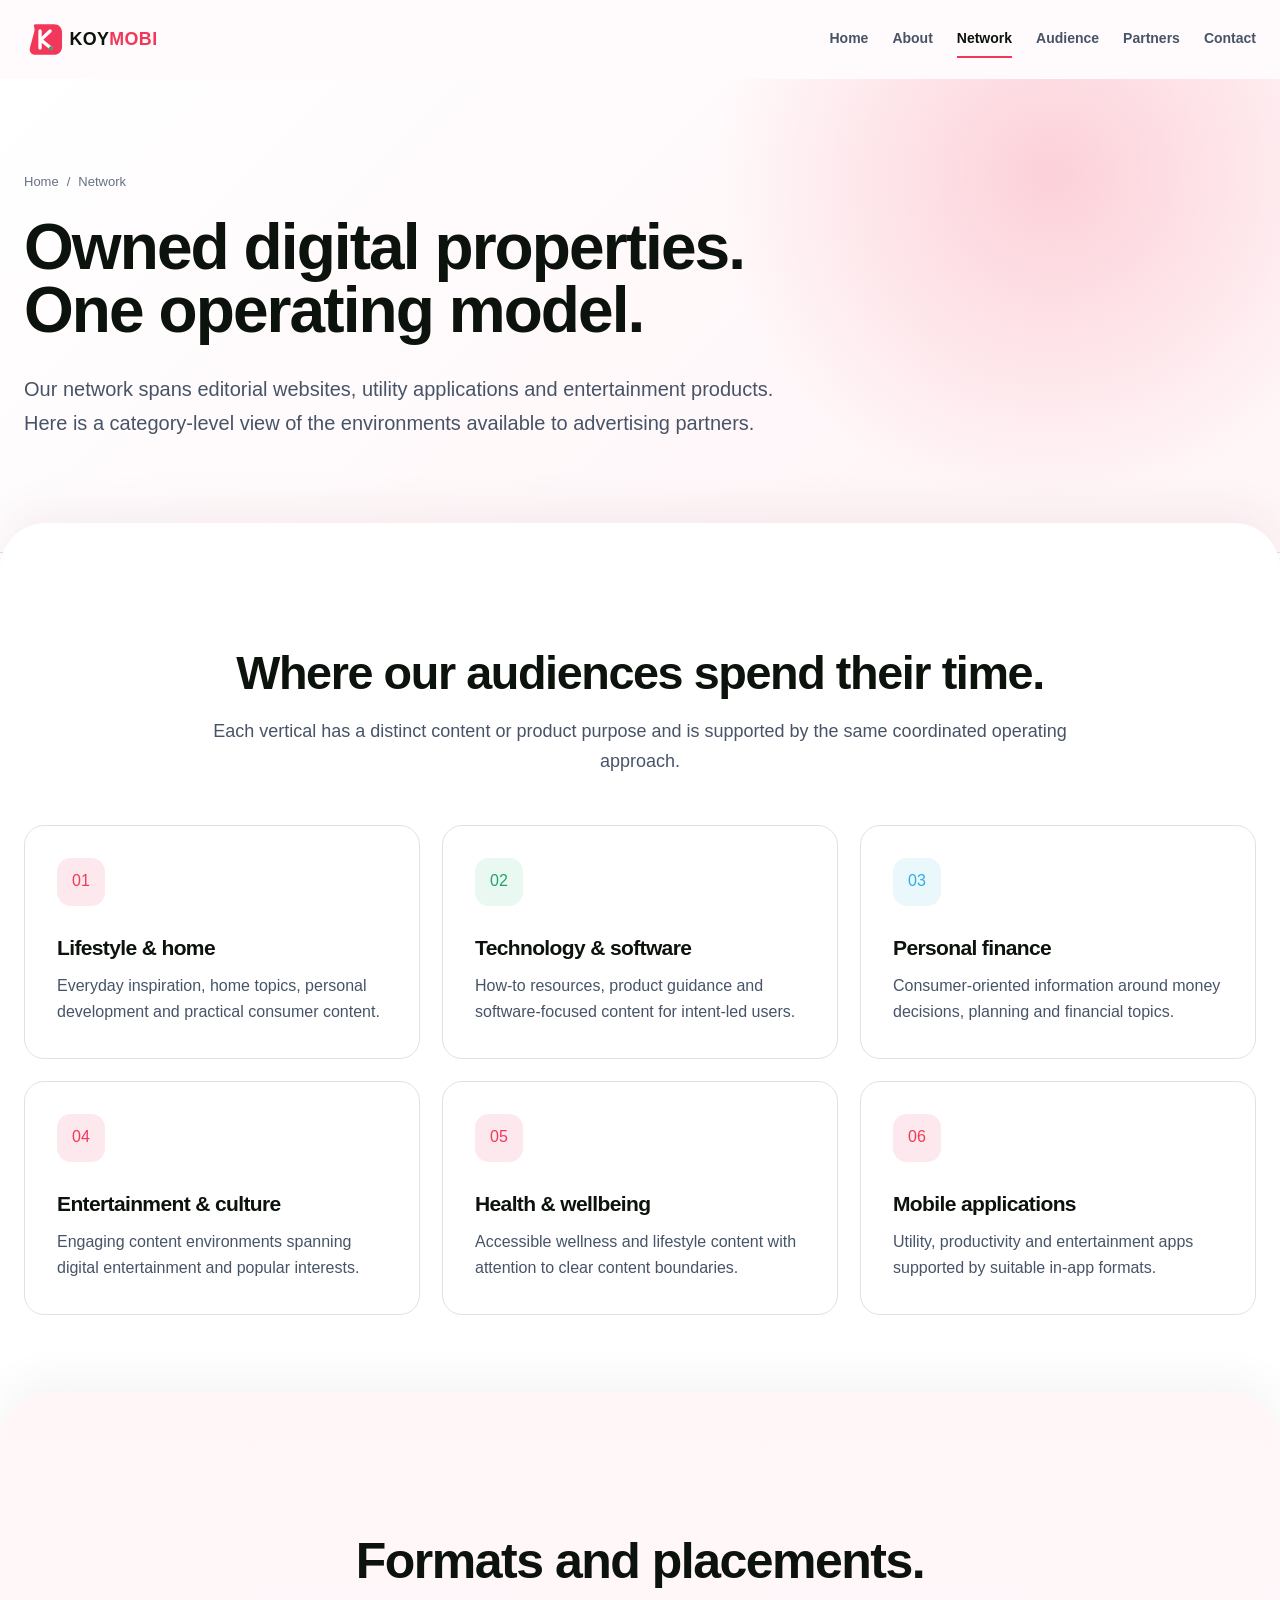
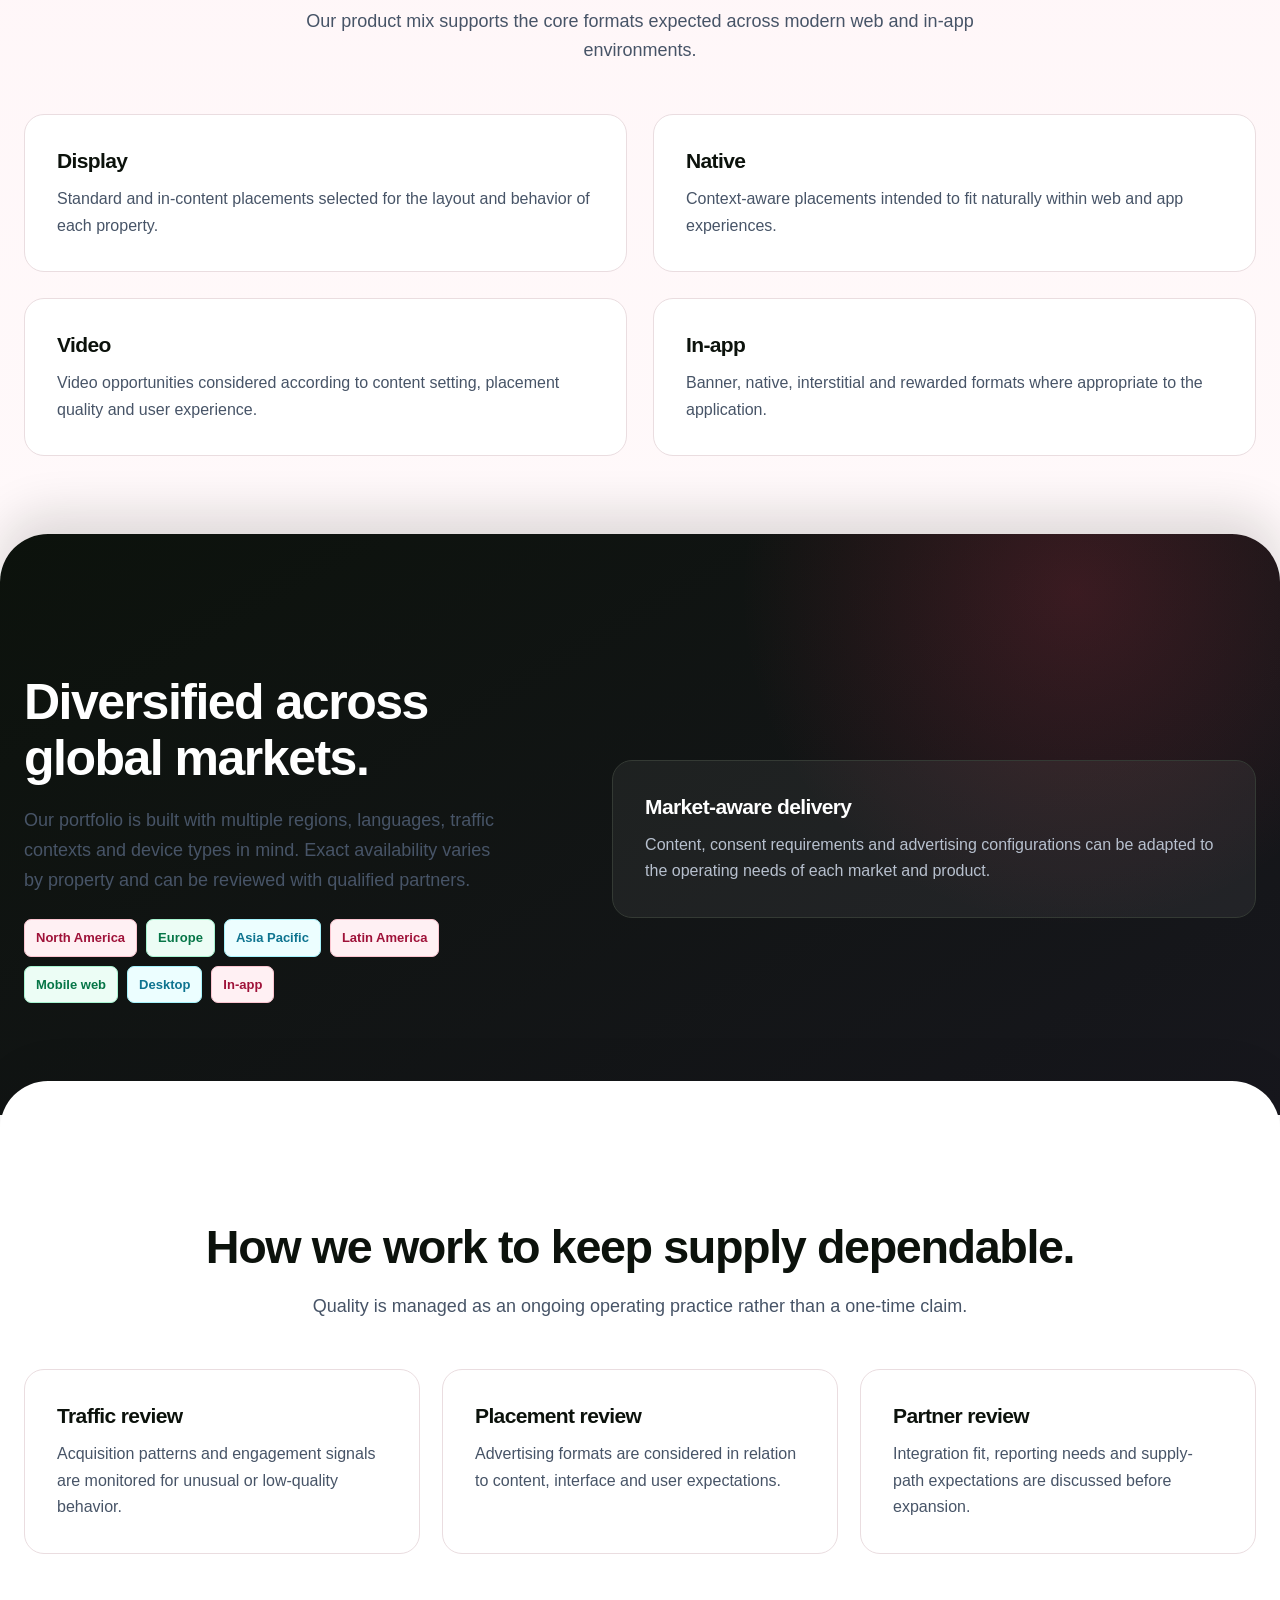
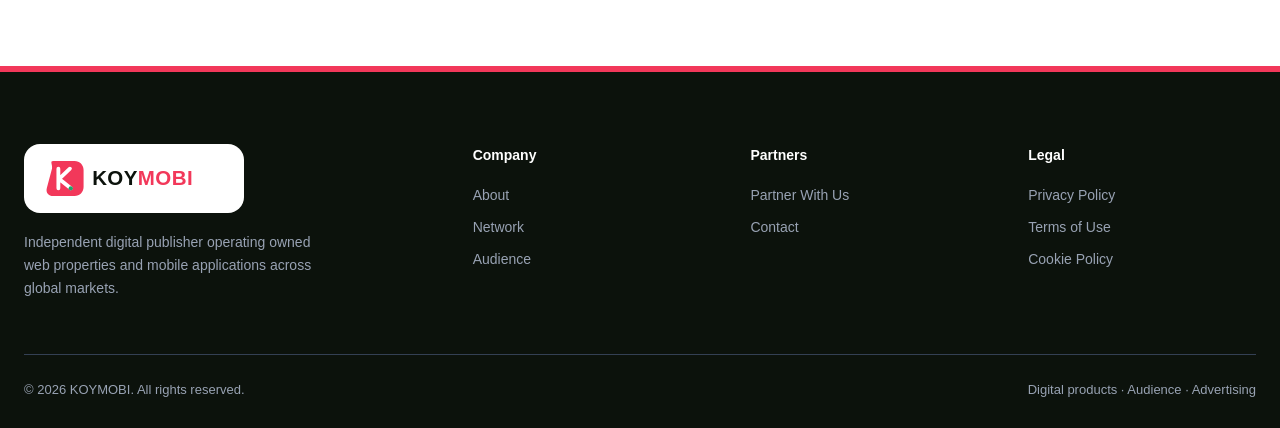
<file: network.html>
<!doctype html><html lang="en"><head><meta charset="utf-8"><meta name="viewport" content="width=device-width, initial-scale=1"><title>Network — KOYMOBI</title><meta name="description" content="Explore KOYMOBI's owned web and mobile network, advertising formats and operating approach."><link rel="canonical" href="https://koymobi.com/network.html"><meta property="og:type" content="website"><meta property="og:title" content="Network — KOYMOBI"><meta property="og:description" content="A vertical-by-vertical view of KOYMOBI's web and mobile portfolio."><meta property="og:image" content="assets/social-preview.svg"><meta name="twitter:card" content="summary_large_image"><link rel="icon" href="assets/favicon.svg" type="image/svg+xml"><link rel="stylesheet" href="assets/styles.css"></head><body><a class="skip-link" href="#main">Skip to content</a>
<header class="site-header"><div class="container nav-wrap"><a class="logo" href="index.html" aria-label="KOYMOBI home"><img src="assets/logo.svg" alt="KOYMOBI" width="164" height="32"></a><button class="menu-toggle" type="button" aria-expanded="false" aria-controls="primary-nav" aria-label="Toggle navigation"><span></span></button><nav class="nav-links" id="primary-nav" aria-label="Primary navigation"><a href="index.html">Home</a><a href="about.html">About</a><a href="network.html" aria-current="page">Network</a><a href="audience.html">Audience</a><a href="partners.html">Partners</a><a href="contact.html">Contact</a></nav></div></header>
<main id="main"><section class="page-hero network-page-hero"><div class="container"><div class="breadcrumb"><a href="index.html">Home</a><span>/</span><span>Network</span></div><h1>Owned digital properties.<br>One operating model.</h1><p class="lead">Our network spans editorial websites, utility applications and entertainment products. Here is a category-level view of the environments available to advertising partners.</p></div></section>
<section class="section network-verticals"><div class="container"><div class="section-head center"><h2>Where our audiences spend their time.</h2><p>Each vertical has a distinct content or product purpose and is supported by the same coordinated operating approach.</p></div><div class="grid-3"><article class="card"><div class="card-icon">01</div><h3>Lifestyle &amp; home</h3><p>Everyday inspiration, home topics, personal development and practical consumer content.</p></article><article class="card"><div class="card-icon">02</div><h3>Technology &amp; software</h3><p>How-to resources, product guidance and software-focused content for intent-led users.</p></article><article class="card"><div class="card-icon">03</div><h3>Personal finance</h3><p>Consumer-oriented information around money decisions, planning and financial topics.</p></article><article class="card"><div class="card-icon">04</div><h3>Entertainment &amp; culture</h3><p>Engaging content environments spanning digital entertainment and popular interests.</p></article><article class="card"><div class="card-icon">05</div><h3>Health &amp; wellbeing</h3><p>Accessible wellness and lifestyle content with attention to clear content boundaries.</p></article><article class="card"><div class="card-icon">06</div><h3>Mobile applications</h3><p>Utility, productivity and entertainment apps supported by suitable in-app formats.</p></article></div></div></section>
<section class="section surface"><div class="container"><div class="section-head center"><h2>Formats and placements.</h2><p>Our product mix supports the core formats expected across modern web and in-app environments.</p></div><div class="grid-2"><article class="card"><h3>Display</h3><p>Standard and in-content placements selected for the layout and behavior of each property.</p></article><article class="card"><h3>Native</h3><p>Context-aware placements intended to fit naturally within web and app experiences.</p></article><article class="card"><h3>Video</h3><p>Video opportunities considered according to content setting, placement quality and user experience.</p></article><article class="card"><h3>In-app</h3><p>Banner, native, interstitial and rewarded formats where appropriate to the application.</p></article></div></div></section>
<section class="section dark"><div class="container split"><div class="split-copy"><h2>Diversified across global markets.</h2><p class="dark-copy">Our portfolio is built with multiple regions, languages, traffic contexts and device types in mind. Exact availability varies by property and can be reviewed with qualified partners.</p><div class="tag-list"><span class="tag">North America</span><span class="tag">Europe</span><span class="tag">Asia Pacific</span><span class="tag">Latin America</span><span class="tag">Mobile web</span><span class="tag">Desktop</span><span class="tag">In-app</span></div></div><div class="card dark-card"><h3>Market-aware delivery</h3><p>Content, consent requirements and advertising configurations can be adapted to the operating needs of each market and product.</p></div></div></section>
<section class="section network-quality"><div class="container"><div class="section-head center"><h2>How we work to keep supply dependable.</h2><p>Quality is managed as an ongoing operating practice rather than a one-time claim.</p></div><div class="grid-3"><article class="card"><h3>Traffic review</h3><p>Acquisition patterns and engagement signals are monitored for unusual or low-quality behavior.</p></article><article class="card"><h3>Placement review</h3><p>Advertising formats are considered in relation to content, interface and user expectations.</p></article><article class="card"><h3>Partner review</h3><p>Integration fit, reporting needs and supply-path expectations are discussed before expansion.</p></article></div></div></section>
</main>
<footer class="site-footer"><div class="container"><div class="footer-grid"><div class="footer-intro"><img class="footer-logo" src="assets/logo.svg" alt="KOYMOBI" width="164" height="32"><p>Independent digital publisher operating owned web properties and mobile applications across global markets.</p></div><div class="footer-col"><strong>Company</strong><a href="about.html">About</a><a href="network.html">Network</a><a href="audience.html">Audience</a></div><div class="footer-col"><strong>Partners</strong><a href="partners.html">Partner With Us</a><a href="contact.html">Contact</a></div><div class="footer-col"><strong>Legal</strong><a href="privacy.html">Privacy Policy</a><a href="terms.html">Terms of Use</a><a href="cookie-policy.html">Cookie Policy</a></div></div><div class="footer-bottom"><span>© 2026 KOYMOBI. All rights reserved.</span><span>Digital products · Audience · Advertising</span></div></div></footer><script src="assets/main.js"></script></body></html>
</file>
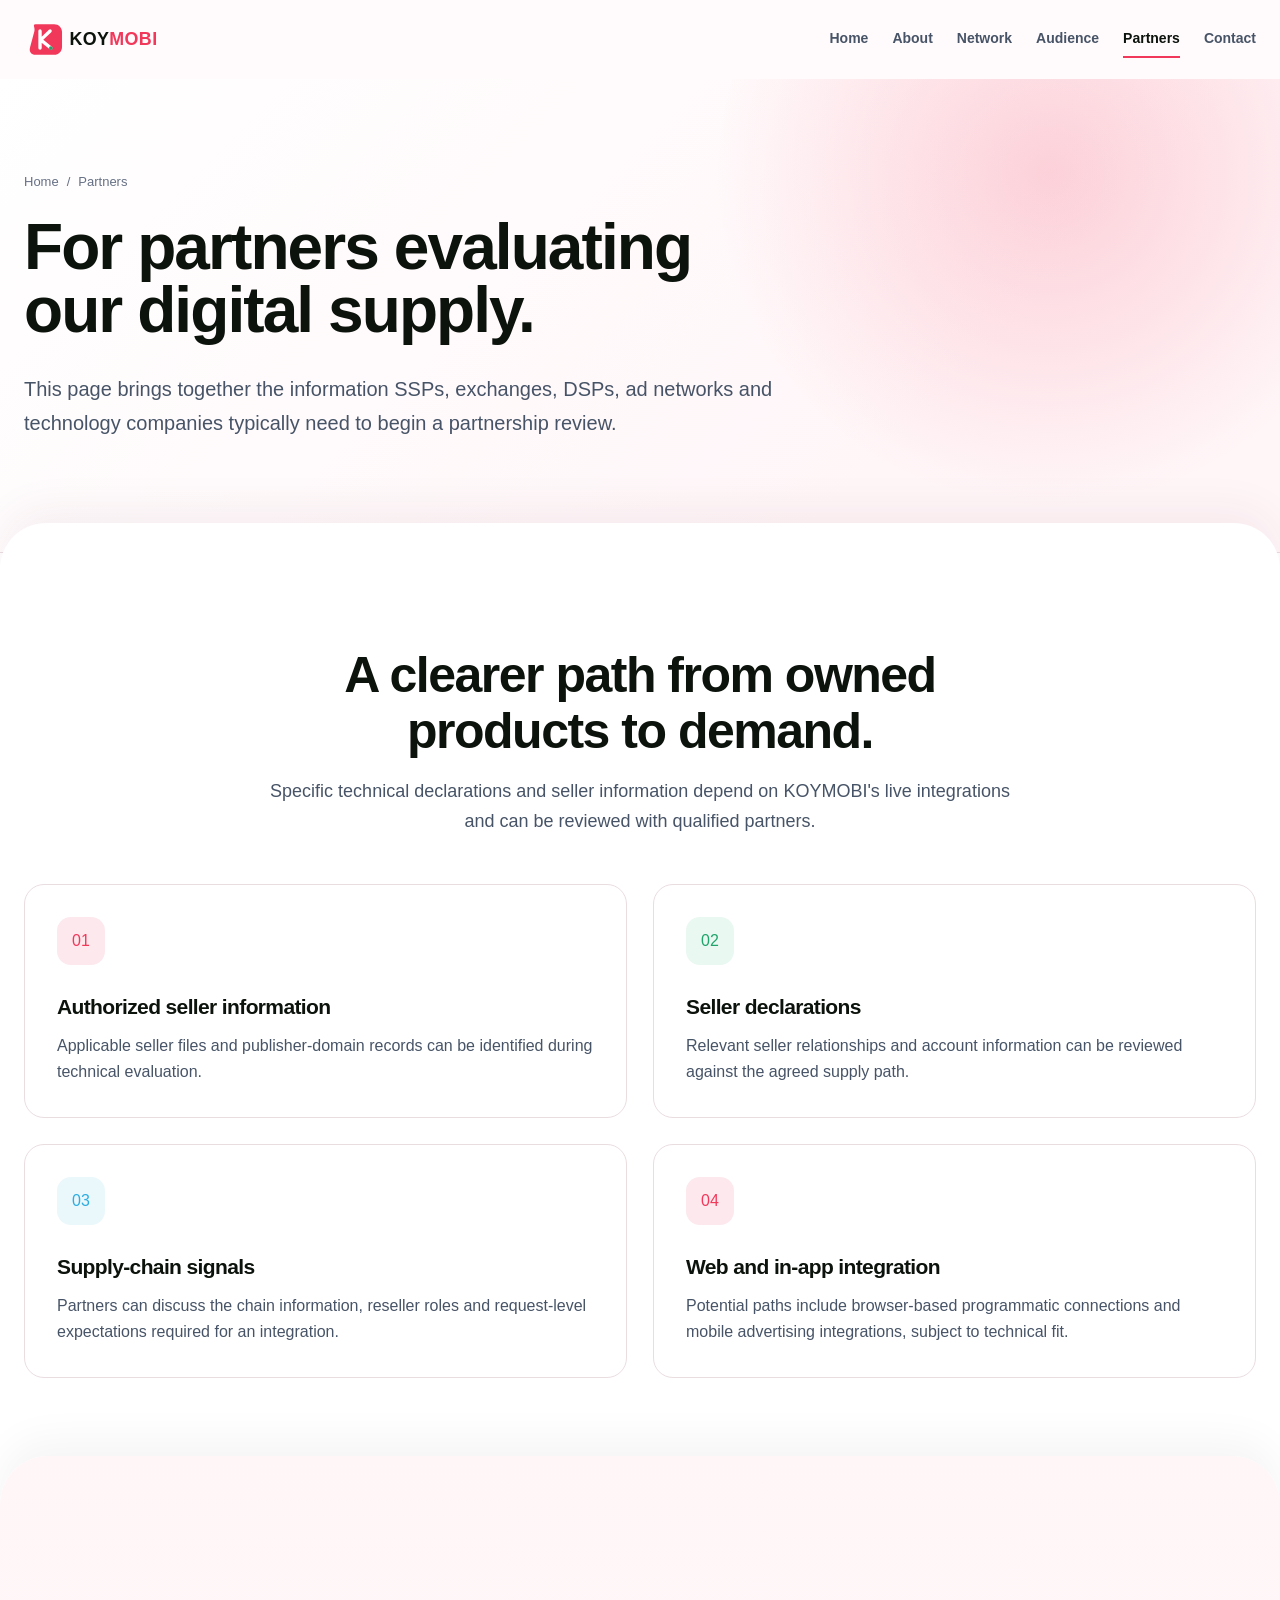
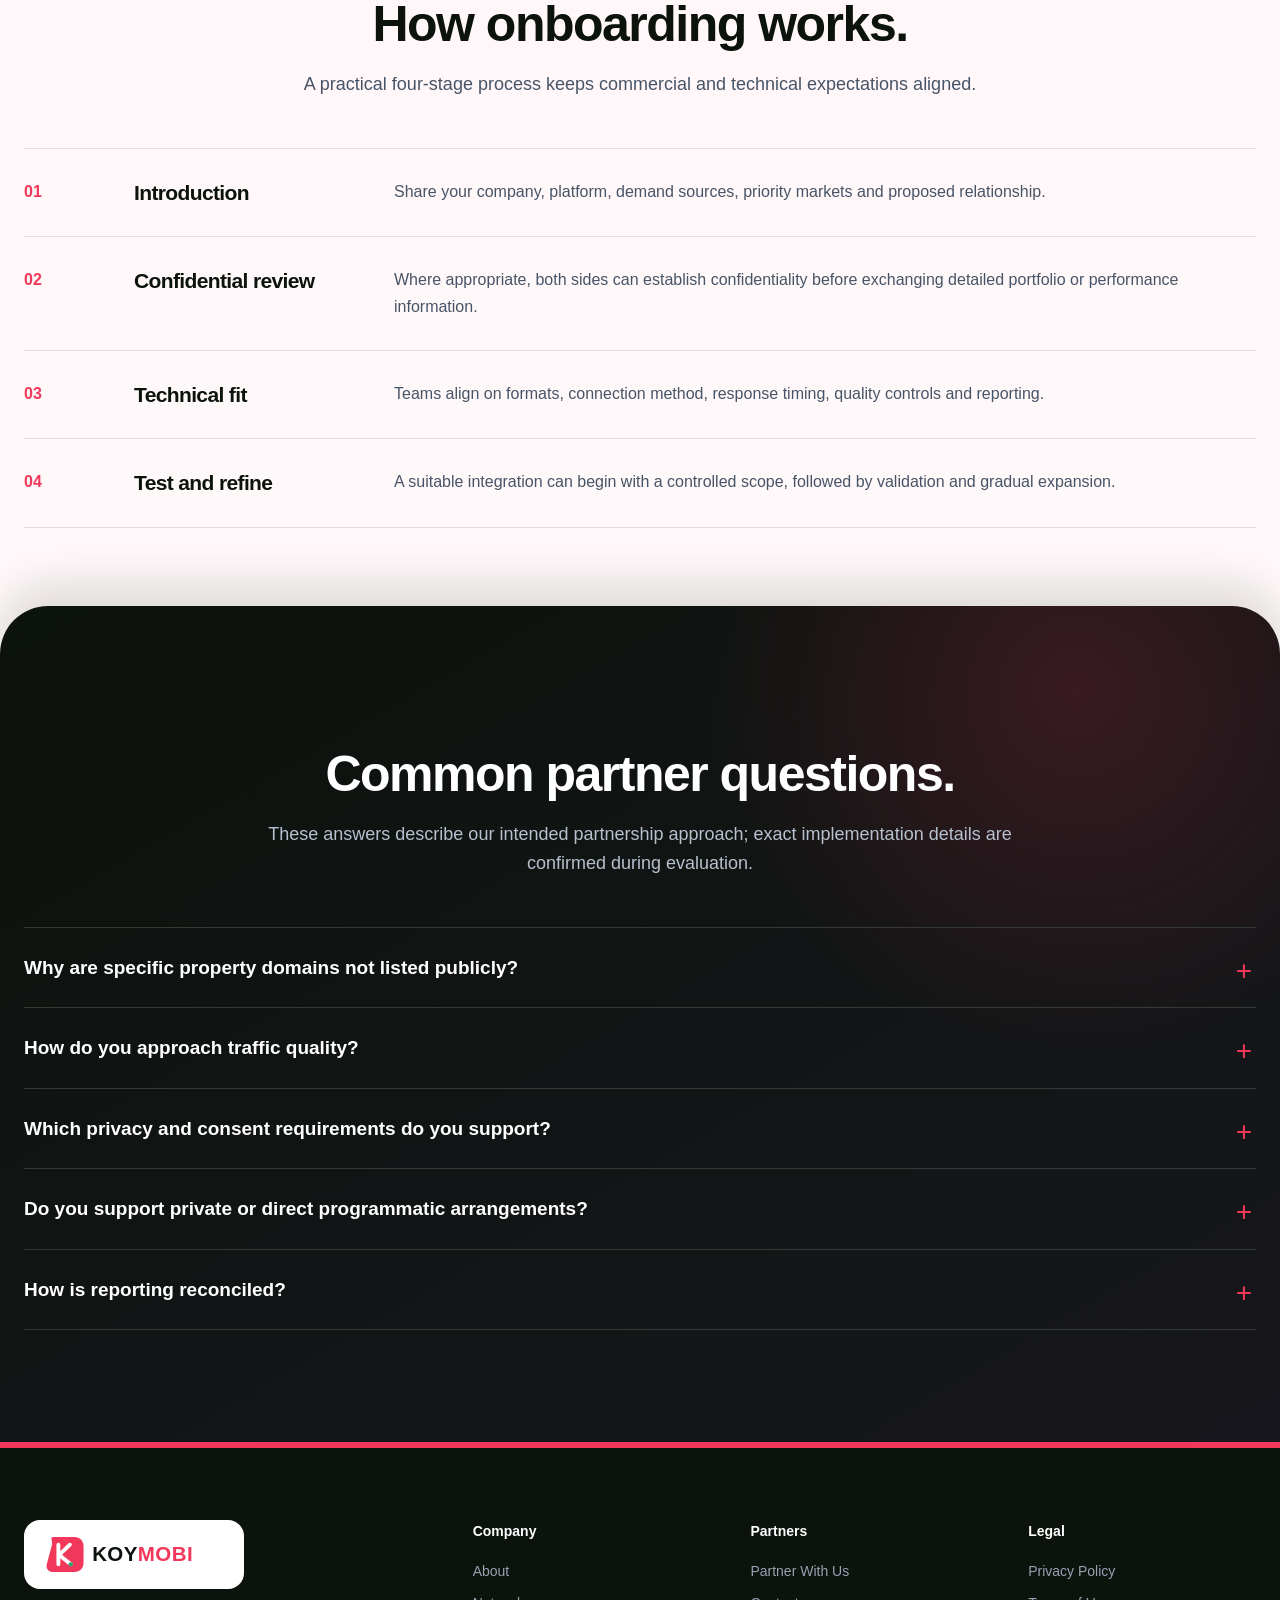
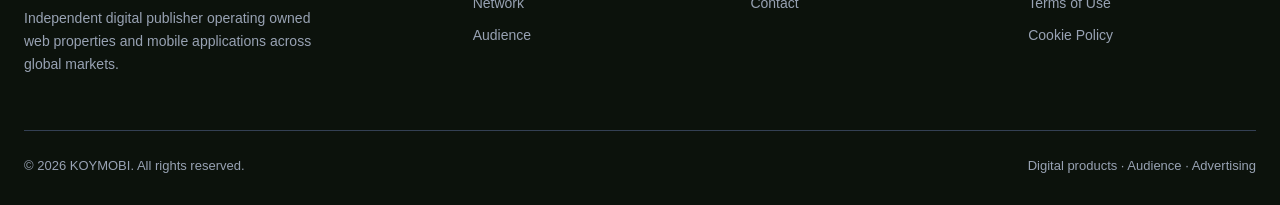
<file: partners.html>
<!doctype html><html lang="en"><head><meta charset="utf-8"><meta name="viewport" content="width=device-width, initial-scale=1"><title>Partners — KOYMOBI</title><meta name="description" content="Information for SSPs, exchanges, DSPs and technology companies evaluating KOYMOBI supply."><link rel="canonical" href="https://koymobi.com/partners.html"><meta property="og:type" content="website"><meta property="og:title" content="Partners — KOYMOBI"><meta property="og:description" content="Evaluate KOYMOBI's supply, integration model and partnership process."><meta property="og:image" content="assets/social-preview.svg"><meta name="twitter:card" content="summary_large_image"><link rel="icon" href="assets/favicon.svg" type="image/svg+xml"><link rel="stylesheet" href="assets/styles.css"></head><body><a class="skip-link" href="#main">Skip to content</a>
<header class="site-header"><div class="container nav-wrap"><a class="logo" href="index.html" aria-label="KOYMOBI home"><img src="assets/logo.svg" alt="KOYMOBI" width="164" height="32"></a><button class="menu-toggle" type="button" aria-expanded="false" aria-controls="primary-nav" aria-label="Toggle navigation"><span></span></button><nav class="nav-links" id="primary-nav" aria-label="Primary navigation"><a href="index.html">Home</a><a href="about.html">About</a><a href="network.html">Network</a><a href="audience.html">Audience</a><a href="partners.html" aria-current="page">Partners</a><a href="contact.html">Contact</a></nav></div></header>
<main id="main"><section class="page-hero partners-page-hero"><div class="container"><div class="breadcrumb"><a href="index.html">Home</a><span>/</span><span>Partners</span></div><h1>For partners evaluating<br>our digital supply.</h1><p class="lead">This page brings together the information SSPs, exchanges, DSPs, ad networks and technology companies typically need to begin a partnership review.</p></div></section>
<section class="section"><div class="container"><div class="section-head center"><h2>A clearer path from owned products to demand.</h2><p>Specific technical declarations and seller information depend on KOYMOBI's live integrations and can be reviewed with qualified partners.</p></div><div class="grid-2"><article class="card"><div class="card-icon">01</div><h3>Authorized seller information</h3><p>Applicable seller files and publisher-domain records can be identified during technical evaluation.</p></article><article class="card"><div class="card-icon">02</div><h3>Seller declarations</h3><p>Relevant seller relationships and account information can be reviewed against the agreed supply path.</p></article><article class="card"><div class="card-icon">03</div><h3>Supply-chain signals</h3><p>Partners can discuss the chain information, reseller roles and request-level expectations required for an integration.</p></article><article class="card"><div class="card-icon">04</div><h3>Web and in-app integration</h3><p>Potential paths include browser-based programmatic connections and mobile advertising integrations, subject to technical fit.</p></article></div></div></section>
<section class="section surface"><div class="container"><div class="section-head center"><h2>How onboarding works.</h2><p>A practical four-stage process keeps commercial and technical expectations aligned.</p></div><div class="principles"><div class="principle"><span class="principle-num">01</span><h3>Introduction</h3><p>Share your company, platform, demand sources, priority markets and proposed relationship.</p></div><div class="principle"><span class="principle-num">02</span><h3>Confidential review</h3><p>Where appropriate, both sides can establish confidentiality before exchanging detailed portfolio or performance information.</p></div><div class="principle"><span class="principle-num">03</span><h3>Technical fit</h3><p>Teams align on formats, connection method, response timing, quality controls and reporting.</p></div><div class="principle"><span class="principle-num">04</span><h3>Test and refine</h3><p>A suitable integration can begin with a controlled scope, followed by validation and gradual expansion.</p></div></div></div></section>
<section class="section dark"><div class="container"><div class="section-head center"><h2>Common partner questions.</h2><p>These answers describe our intended partnership approach; exact implementation details are confirmed during evaluation.</p></div><div class="faq-list"><details><summary>Why are specific property domains not listed publicly?</summary><p>KOYMOBI can share relevant product information with qualified partners in an appropriate business context. This keeps public corporate messaging focused while supporting detailed supply review.</p></details><details><summary>How do you approach traffic quality?</summary><p>We review acquisition patterns, engagement signals and partner reporting, and investigate unusual activity at the property level.</p></details><details><summary>Which privacy and consent requirements do you support?</summary><p>Requirements depend on the product, market, data use and integration. Applicable consent and privacy expectations are reviewed before launch.</p></details><details><summary>Do you support private or direct programmatic arrangements?</summary><p>Potential deal structures can be discussed based on inventory, technical capability, demand fit and commercial terms.</p></details><details><summary>How is reporting reconciled?</summary><p>Reporting sources, dimensions, cadence and discrepancy handling are agreed as part of technical onboarding.</p></details></div></div></section>
</main>
<footer class="site-footer"><div class="container"><div class="footer-grid"><div class="footer-intro"><img class="footer-logo" src="assets/logo.svg" alt="KOYMOBI" width="164" height="32"><p>Independent digital publisher operating owned web properties and mobile applications across global markets.</p></div><div class="footer-col"><strong>Company</strong><a href="about.html">About</a><a href="network.html">Network</a><a href="audience.html">Audience</a></div><div class="footer-col"><strong>Partners</strong><a href="partners.html">Partner With Us</a><a href="contact.html">Contact</a></div><div class="footer-col"><strong>Legal</strong><a href="privacy.html">Privacy Policy</a><a href="terms.html">Terms of Use</a><a href="cookie-policy.html">Cookie Policy</a></div></div><div class="footer-bottom"><span>© 2026 KOYMOBI. All rights reserved.</span><span>Digital products · Audience · Advertising</span></div></div></footer><script src="assets/main.js"></script></body></html>
</file>
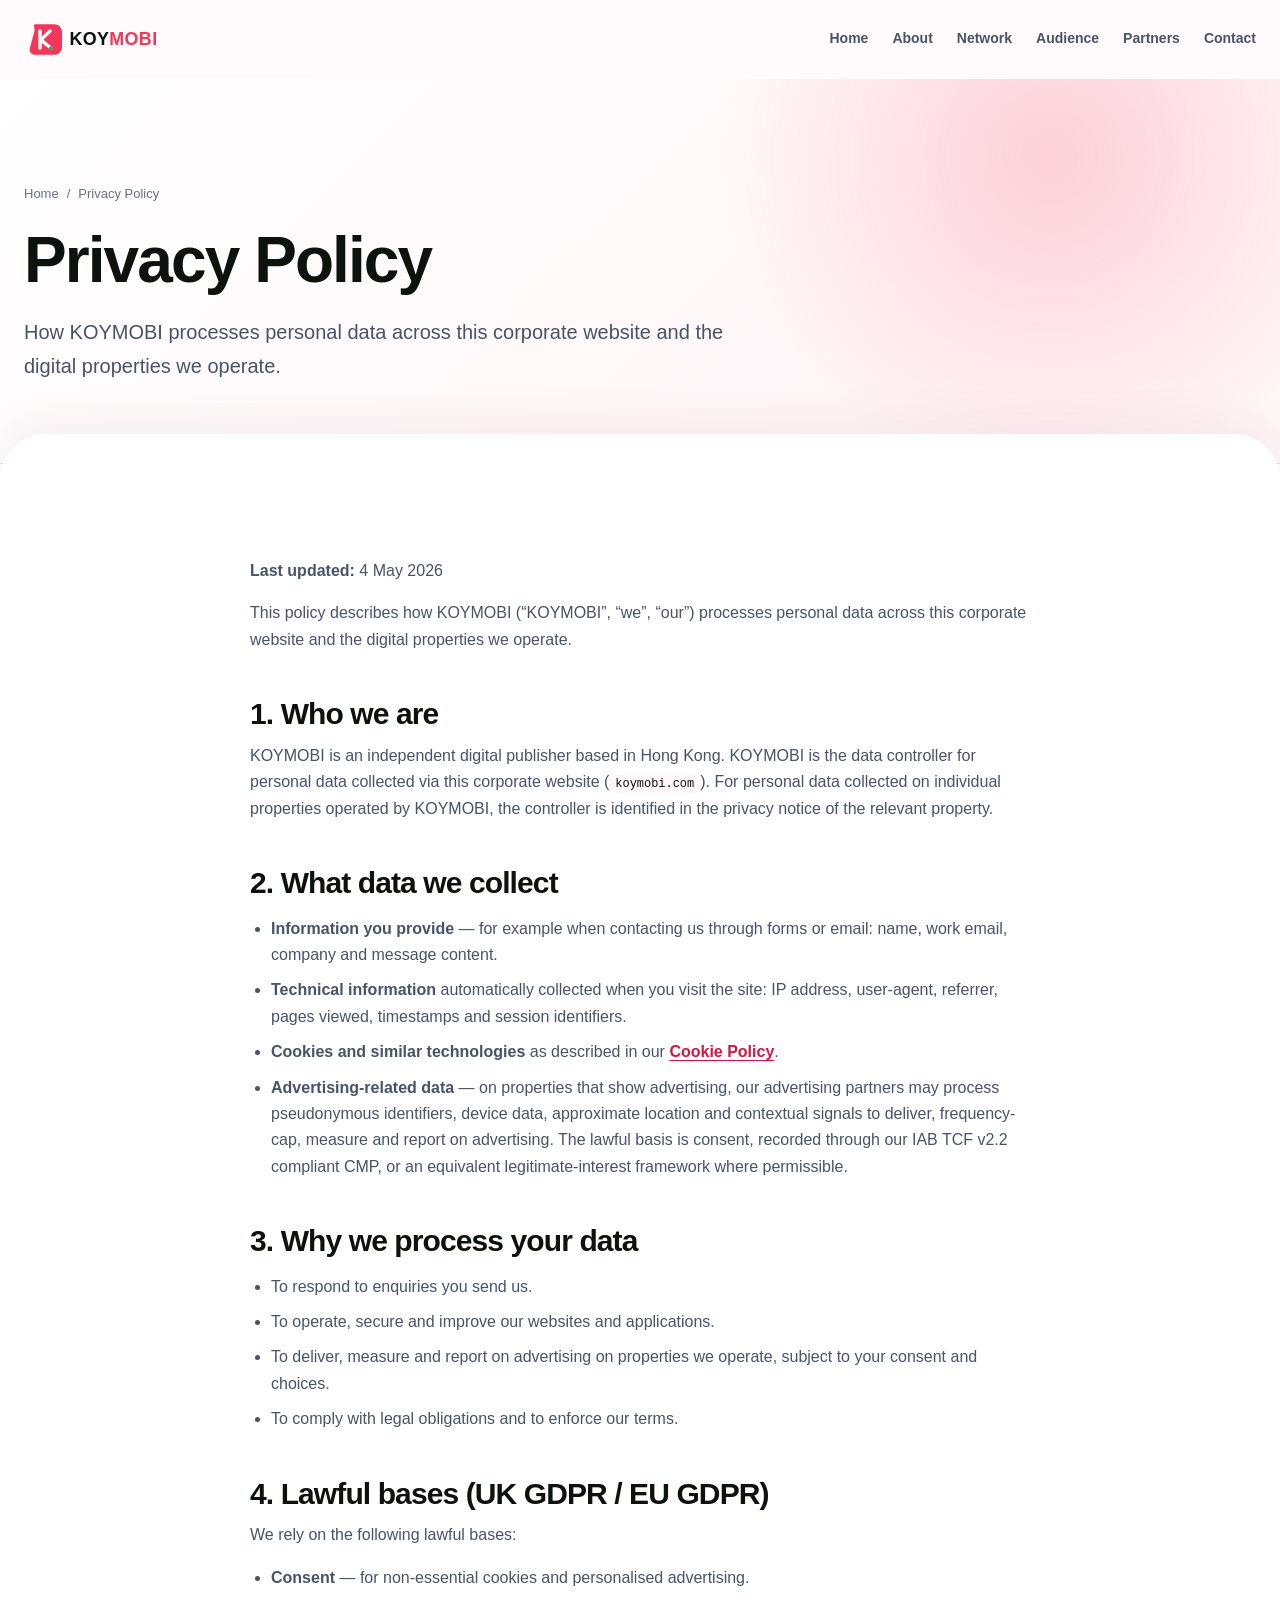
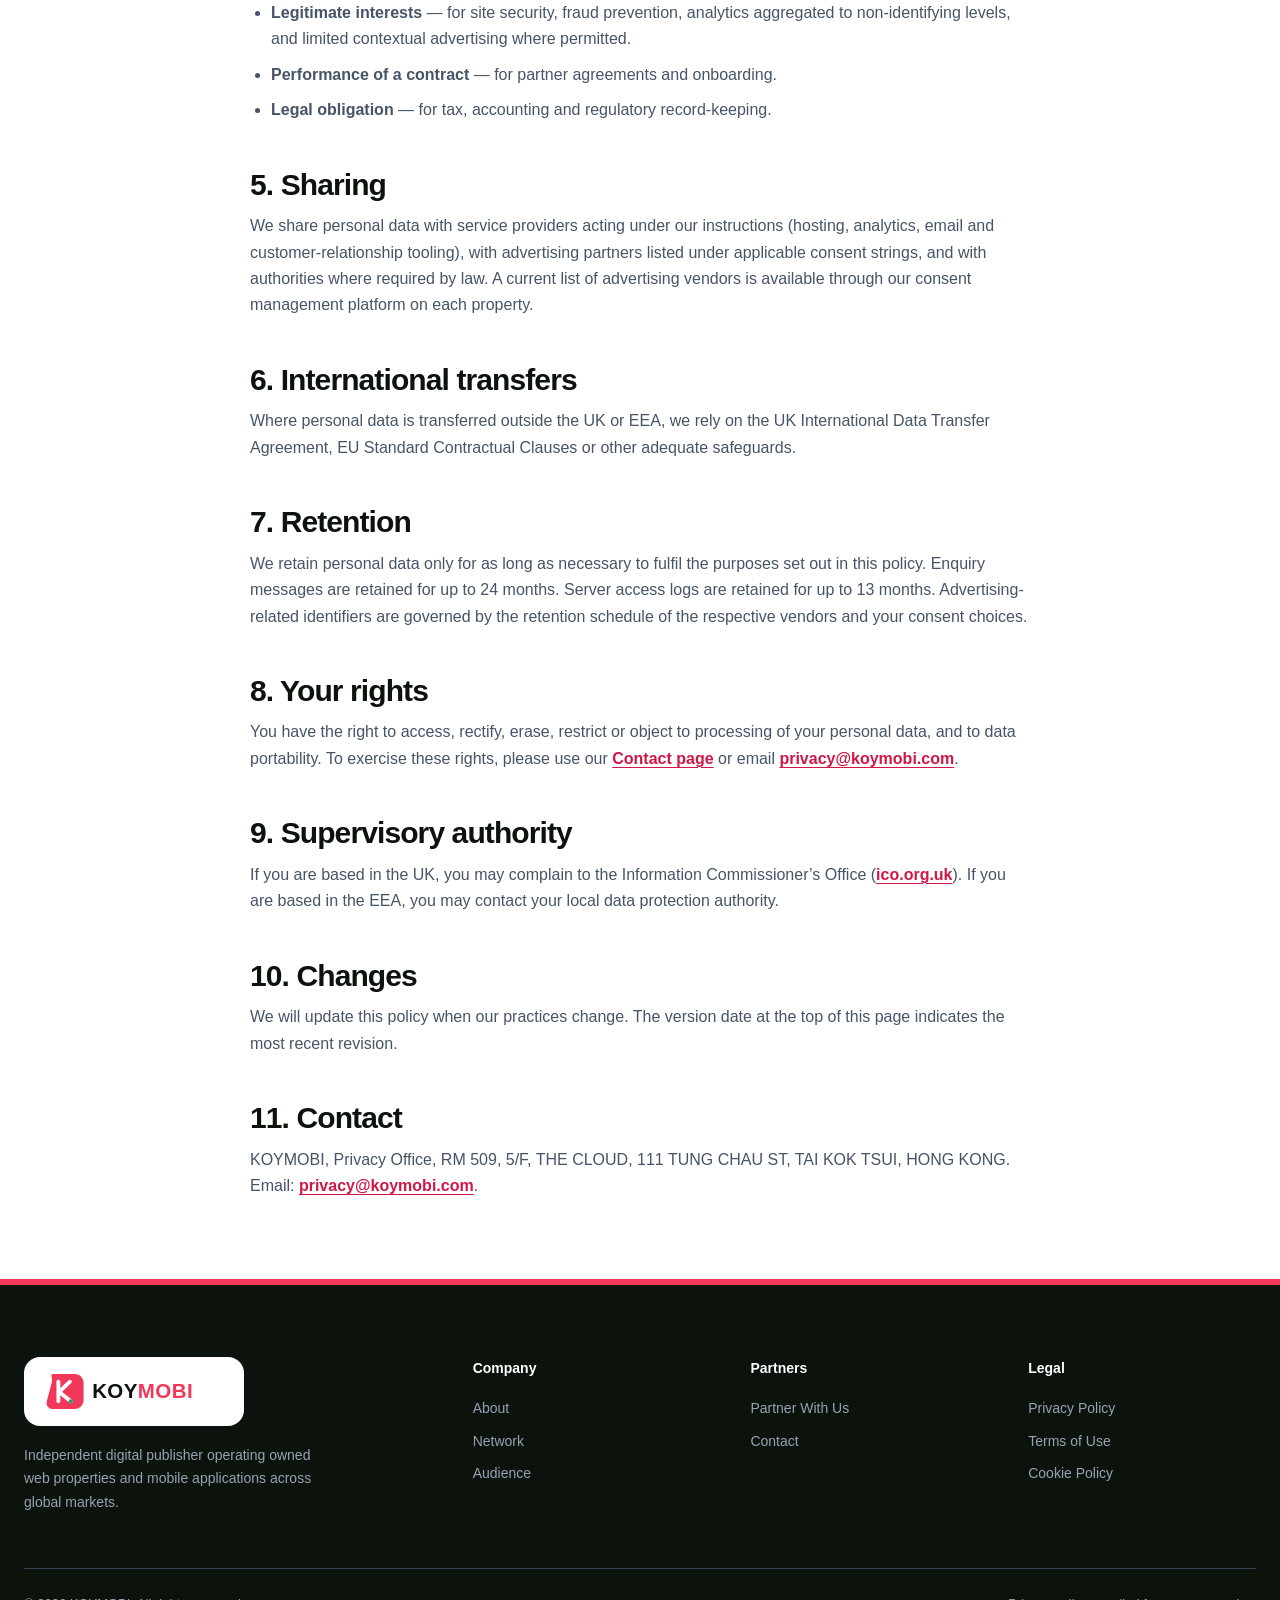
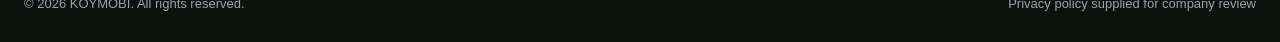
<file: privacy.html>
<!doctype html>
<html lang="en">
<head>
  <meta charset="utf-8">
  <meta name="viewport" content="width=device-width, initial-scale=1">
  <title>Privacy Policy — KOYMOBI</title>
  <meta name="description" content="How KOYMOBI processes personal data across its corporate website and operated digital properties.">
  <link rel="canonical" href="https://koymobi.com/privacy.html">
  <meta property="og:type" content="website">
  <meta property="og:title" content="Privacy Policy — KOYMOBI">
  <meta property="og:description" content="How KOYMOBI processes personal data across its corporate website and operated digital properties.">
  <meta property="og:image" content="assets/social-preview.svg">
  <meta name="twitter:card" content="summary_large_image">
  <link rel="icon" href="assets/favicon.svg" type="image/svg+xml">
  <link rel="stylesheet" href="assets/styles.css">
</head>
<body><a class="skip-link" href="#main">Skip to content</a>
<header class="site-header"><div class="container nav-wrap"><a class="logo" href="index.html" aria-label="KOYMOBI home"><img src="assets/logo.svg" alt="KOYMOBI" width="164" height="32"></a><button class="menu-toggle" type="button" aria-expanded="false" aria-controls="primary-nav" aria-label="Toggle navigation"><span></span></button><nav class="nav-links" id="primary-nav" aria-label="Primary navigation"><a href="index.html">Home</a><a href="about.html">About</a><a href="network.html">Network</a><a href="audience.html">Audience</a><a href="partners.html">Partners</a><a href="contact.html">Contact</a></nav></div></header>
<main id="main">
  <section class="page-hero"><div class="container"><div class="breadcrumb"><a href="index.html">Home</a><span>/</span><span>Privacy Policy</span></div><h1>Privacy Policy</h1><p class="lead">How KOYMOBI processes personal data across this corporate website and the digital properties we operate.</p></div></section>
  <section class="section compact"><div class="container content-block">
    <!-- User-provided policy adapted for KOYMOBI. Confirm company location, privacy email, CMP configuration, retention periods and transfer safeguards before publication. -->
    <p><strong>Last updated:</strong> 4 May 2026</p>
    <p>This policy describes how KOYMOBI (“KOYMOBI”, “we”, “our”) processes personal data across this corporate website and the digital properties we operate.</p>
    <h2>1. Who we are</h2>
    <p>KOYMOBI is an independent digital publisher based in Hong Kong. KOYMOBI is the data controller for personal data collected via this corporate website (<code>koymobi.com</code>). For personal data collected on individual properties operated by KOYMOBI, the controller is identified in the privacy notice of the relevant property.</p>
    <h2>2. What data we collect</h2>
    <ul>
      <li><strong>Information you provide</strong> — for example when contacting us through forms or email: name, work email, company and message content.</li>
      <li><strong>Technical information</strong> automatically collected when you visit the site: IP address, user-agent, referrer, pages viewed, timestamps and session identifiers.</li>
      <li><strong>Cookies and similar technologies</strong> as described in our <a class="legal-link" href="cookie-policy.html">Cookie Policy</a>.</li>
      <li><strong>Advertising-related data</strong> — on properties that show advertising, our advertising partners may process pseudonymous identifiers, device data, approximate location and contextual signals to deliver, frequency-cap, measure and report on advertising. The lawful basis is consent, recorded through our IAB TCF v2.2 compliant CMP, or an equivalent legitimate-interest framework where permissible.</li>
    </ul>
    <h2>3. Why we process your data</h2>
    <ul><li>To respond to enquiries you send us.</li><li>To operate, secure and improve our websites and applications.</li><li>To deliver, measure and report on advertising on properties we operate, subject to your consent and choices.</li><li>To comply with legal obligations and to enforce our terms.</li></ul>
    <h2>4. Lawful bases (UK GDPR / EU GDPR)</h2>
    <p>We rely on the following lawful bases:</p>
    <ul><li><strong>Consent</strong> — for non-essential cookies and personalised advertising.</li><li><strong>Legitimate interests</strong> — for site security, fraud prevention, analytics aggregated to non-identifying levels, and limited contextual advertising where permitted.</li><li><strong>Performance of a contract</strong> — for partner agreements and onboarding.</li><li><strong>Legal obligation</strong> — for tax, accounting and regulatory record-keeping.</li></ul>
    <h2>5. Sharing</h2>
    <p>We share personal data with service providers acting under our instructions (hosting, analytics, email and customer-relationship tooling), with advertising partners listed under applicable consent strings, and with authorities where required by law. A current list of advertising vendors is available through our consent management platform on each property.</p>
    <h2>6. International transfers</h2>
    <p>Where personal data is transferred outside the UK or EEA, we rely on the UK International Data Transfer Agreement, EU Standard Contractual Clauses or other adequate safeguards.</p>
    <h2>7. Retention</h2>
    <p>We retain personal data only for as long as necessary to fulfil the purposes set out in this policy. Enquiry messages are retained for up to 24 months. Server access logs are retained for up to 13 months. Advertising-related identifiers are governed by the retention schedule of the respective vendors and your consent choices.</p>
    <h2>8. Your rights</h2>
    <p>You have the right to access, rectify, erase, restrict or object to processing of your personal data, and to data portability. To exercise these rights, please use our <a class="legal-link" href="contact.html">Contact page</a> or email <a class="legal-link" href="mailto:privacy@koymobi.com">privacy@koymobi.com</a>.</p>
    <h2>9. Supervisory authority</h2>
    <p>If you are based in the UK, you may complain to the Information Commissioner’s Office (<a class="legal-link" href="https://ico.org.uk/" target="_blank" rel="noopener noreferrer">ico.org.uk</a>). If you are based in the EEA, you may contact your local data protection authority.</p>
    <h2>10. Changes</h2>
    <p>We will update this policy when our practices change. The version date at the top of this page indicates the most recent revision.</p>
    <h2>11. Contact</h2>
    <p>KOYMOBI, Privacy Office, RM 509, 5/F, THE CLOUD, 111 TUNG CHAU ST, TAI KOK TSUI, HONG KONG. Email: <a class="legal-link" href="mailto:privacy@koymobi.com">privacy@koymobi.com</a>.</p>
  </div></section>
</main>
<footer class="site-footer"><div class="container"><div class="footer-grid"><div class="footer-intro"><img class="footer-logo" src="assets/logo.svg" alt="KOYMOBI" width="164" height="32"><p>Independent digital publisher operating owned web properties and mobile applications across global markets.</p></div><div class="footer-col"><strong>Company</strong><a href="about.html">About</a><a href="network.html">Network</a><a href="audience.html">Audience</a></div><div class="footer-col"><strong>Partners</strong><a href="partners.html">Partner With Us</a><a href="contact.html">Contact</a></div><div class="footer-col"><strong>Legal</strong><a href="privacy.html">Privacy Policy</a><a href="terms.html">Terms of Use</a><a href="cookie-policy.html">Cookie Policy</a></div></div><div class="footer-bottom"><span>© 2026 KOYMOBI. All rights reserved.</span><span>Privacy policy supplied for company review</span></div></div></footer>
<script src="assets/main.js"></script></body></html>
</file>
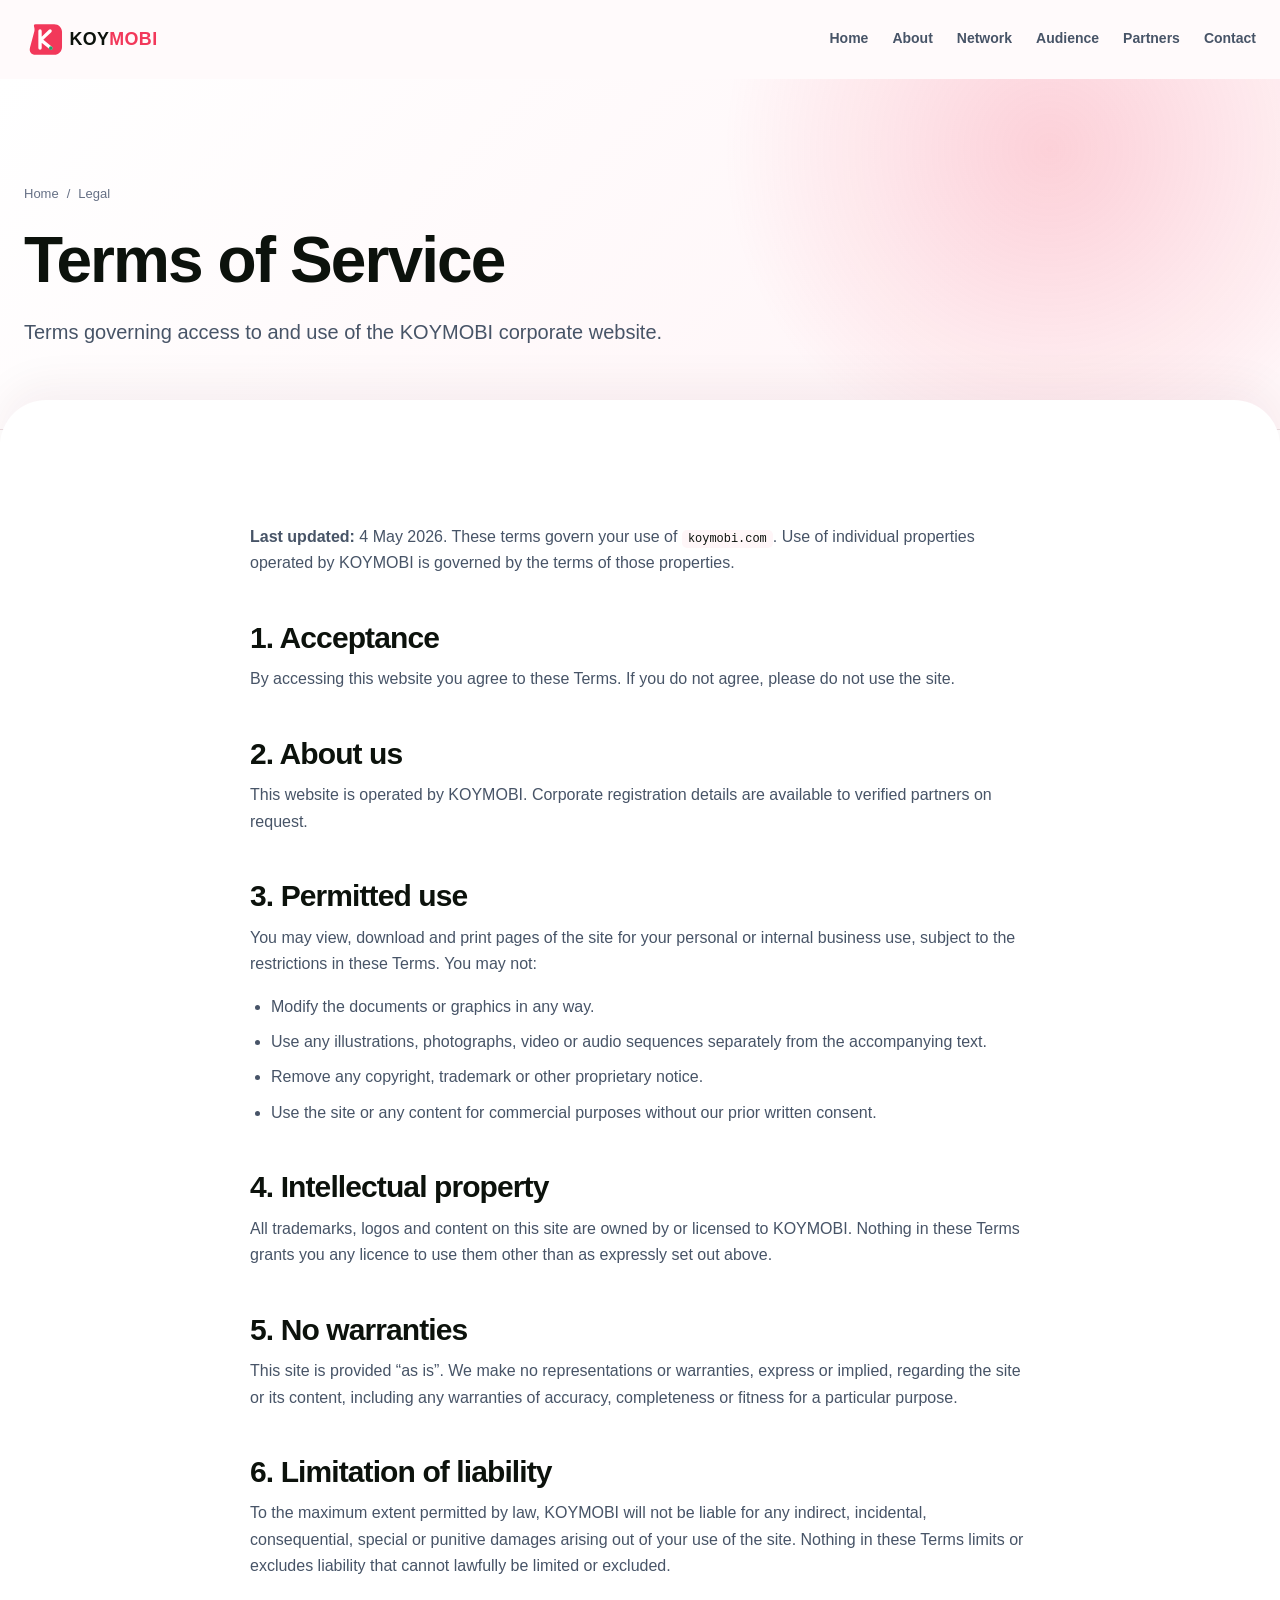
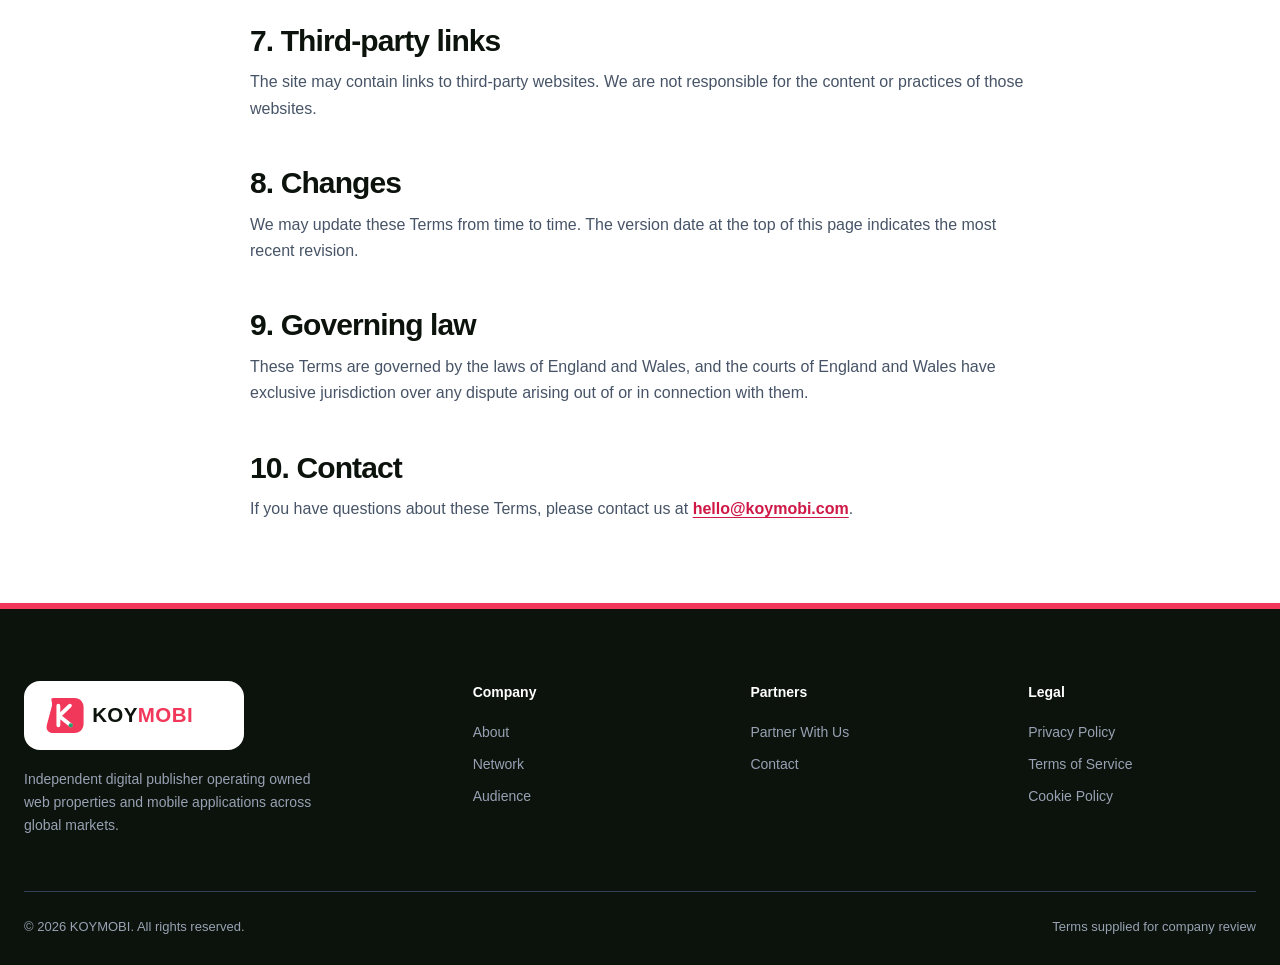
<file: terms.html>
<!doctype html>
<html lang="en">
<head>
  <meta charset="utf-8">
  <meta name="viewport" content="width=device-width, initial-scale=1">
  <title>Terms of Service — KOYMOBI</title>
  <meta name="description" content="Terms governing access to and use of the KOYMOBI corporate website.">
  <link rel="canonical" href="https://koymobi.com/terms.html">
  <meta property="og:type" content="website">
  <meta property="og:title" content="Terms of Service — KOYMOBI">
  <meta property="og:description" content="Terms governing access to and use of the KOYMOBI corporate website.">
  <meta property="og:image" content="assets/social-preview.svg">
  <meta name="twitter:card" content="summary_large_image">
  <link rel="icon" href="assets/favicon.svg" type="image/svg+xml">
  <link rel="stylesheet" href="assets/styles.css">
</head>
<body>
<a class="skip-link" href="#main">Skip to content</a>
<header class="site-header"><div class="container nav-wrap"><a class="logo" href="index.html" aria-label="KOYMOBI home"><img src="assets/logo.svg" alt="KOYMOBI" width="164" height="32"></a><button class="menu-toggle" type="button" aria-expanded="false" aria-controls="primary-nav" aria-label="Toggle navigation"><span></span></button><nav class="nav-links" id="primary-nav" aria-label="Primary navigation"><a href="index.html">Home</a><a href="about.html">About</a><a href="network.html">Network</a><a href="audience.html">Audience</a><a href="partners.html">Partners</a><a href="contact.html">Contact</a></nav></div></header>

<main id="main">
  <section class="page-hero"><div class="container"><div class="breadcrumb"><a href="index.html">Home</a><span>/</span><span>Legal</span></div><h1>Terms of Service</h1><p class="lead">Terms governing access to and use of the KOYMOBI corporate website.</p></div></section>
  <section class="section compact"><div class="container content-block">
    <!-- User-provided terms adapted for KOYMOBI. Confirm company identity, contact email and governing jurisdiction before publication. -->
    <p><strong>Last updated:</strong> 4 May 2026. These terms govern your use of <code>koymobi.com</code>. Use of individual properties operated by KOYMOBI is governed by the terms of those properties.</p>

    <h2>1. Acceptance</h2>
    <p>By accessing this website you agree to these Terms. If you do not agree, please do not use the site.</p>

    <h2>2. About us</h2>
    <p>This website is operated by KOYMOBI. Corporate registration details are available to verified partners on request.</p>

    <h2>3. Permitted use</h2>
    <p>You may view, download and print pages of the site for your personal or internal business use, subject to the restrictions in these Terms. You may not:</p>
    <ul>
      <li>Modify the documents or graphics in any way.</li>
      <li>Use any illustrations, photographs, video or audio sequences separately from the accompanying text.</li>
      <li>Remove any copyright, trademark or other proprietary notice.</li>
      <li>Use the site or any content for commercial purposes without our prior written consent.</li>
    </ul>

    <h2>4. Intellectual property</h2>
    <p>All trademarks, logos and content on this site are owned by or licensed to KOYMOBI. Nothing in these Terms grants you any licence to use them other than as expressly set out above.</p>

    <h2>5. No warranties</h2>
    <p>This site is provided “as is”. We make no representations or warranties, express or implied, regarding the site or its content, including any warranties of accuracy, completeness or fitness for a particular purpose.</p>

    <h2>6. Limitation of liability</h2>
    <p>To the maximum extent permitted by law, KOYMOBI will not be liable for any indirect, incidental, consequential, special or punitive damages arising out of your use of the site. Nothing in these Terms limits or excludes liability that cannot lawfully be limited or excluded.</p>

    <h2>7. Third-party links</h2>
    <p>The site may contain links to third-party websites. We are not responsible for the content or practices of those websites.</p>

    <h2>8. Changes</h2>
    <p>We may update these Terms from time to time. The version date at the top of this page indicates the most recent revision.</p>

    <h2>9. Governing law</h2>
    <p>These Terms are governed by the laws of England and Wales, and the courts of England and Wales have exclusive jurisdiction over any dispute arising out of or in connection with them.</p>

    <h2>10. Contact</h2>
    <p>If you have questions about these Terms, please contact us at <a class="legal-link" href="mailto:hello@koymobi.com">hello@koymobi.com</a>.</p>
  </div></section>
</main>

<footer class="site-footer"><div class="container"><div class="footer-grid"><div class="footer-intro"><img class="footer-logo" src="assets/logo.svg" alt="KOYMOBI" width="164" height="32"><p>Independent digital publisher operating owned web properties and mobile applications across global markets.</p></div><div class="footer-col"><strong>Company</strong><a href="about.html">About</a><a href="network.html">Network</a><a href="audience.html">Audience</a></div><div class="footer-col"><strong>Partners</strong><a href="partners.html">Partner With Us</a><a href="contact.html">Contact</a></div><div class="footer-col"><strong>Legal</strong><a href="privacy.html">Privacy Policy</a><a href="terms.html">Terms of Service</a><a href="cookie-policy.html">Cookie Policy</a></div></div><div class="footer-bottom"><span>© 2026 KOYMOBI. All rights reserved.</span><span>Terms supplied for company review</span></div></div></footer>
<script src="assets/main.js"></script>
</body>
</html>
</file>
<file: assets/styles.css>
:root {
  --bg: #ffffff; --panel: #ffffff; --surface: #fff6f8; --surface-strong: #fce8ed;
  --text: #0c120c; --muted: #475467; --subtle: #667085; --brand: #f2385a;
  --brand-dark: #cf1846; --accent: #20a46b; --sky: #2dade0; --line: #eadde0; --navy: #0c120c;
  --navy-soft: #17171d; --success: #20a46b; --radius: 20px; --radius-sm: 999px;
  --shadow: 0 22px 60px rgba(93, 26, 43, 0.12); --container: min(1240px, calc(100% - 48px));
  --font-heading: "Manrope", "Inter", "Segoe UI", Arial, sans-serif;
  --font-body: "Inter", "Segoe UI", Arial, sans-serif;
}
* { box-sizing: border-box; }
html { scroll-behavior: smooth; }
body { margin: 0; font-family: var(--font-body); color: var(--text); background: var(--bg); line-height: 1.65; -webkit-font-smoothing: antialiased; }
main { overflow: clip; }
body.nav-open { overflow: hidden; }
img, svg { display: block; max-width: 100%; }
a { color: inherit; text-decoration: none; }
button, input, select, textarea { font: inherit; }
button, a { -webkit-tap-highlight-color: transparent; }
.container { width: var(--container); margin-inline: auto; }
.narrow { width: min(780px, 100%); }
.skip-link { position: fixed; left: 16px; top: -80px; z-index: 100; background: var(--brand); color: #fff; padding: 10px 16px; border-radius: 8px; }
.skip-link:focus { top: 16px; }
.site-header { position: sticky; top: 0; z-index: 50; background: rgba(255,250,251,.91); border-bottom: 1px solid transparent; backdrop-filter: blur(18px); transition: border-color .2s ease, box-shadow .2s ease; }
.site-header.is-scrolled { border-color: var(--line); box-shadow: 0 8px 28px rgba(16,24,40,.05); }
.nav-wrap { min-height: 78px; display: flex; align-items: center; gap: 28px; }
.logo { display: inline-flex; align-items: center; flex: 0 0 auto; }
.logo img { width: 164px; height: auto; }
.nav-links { display: flex; align-items: center; gap: 24px; margin-left: auto; font-size: 14px; font-weight: 600; color: var(--muted); }
.nav-links > a:not(.button) { position: relative; padding: 27px 0; }
.nav-links > a:not(.button)::after { content: ""; position: absolute; left: 0; right: 100%; bottom: 20px; height: 2px; background: var(--brand); transition: right .2s ease; }
.nav-links > a:hover, .nav-links > a[aria-current="page"] { color: var(--text); }
.nav-links > a:hover::after, .nav-links > a[aria-current="page"]::after { right: 0; }
.menu-toggle { display: none; margin-left: auto; width: 44px; height: 44px; border: 1px solid var(--line); border-radius: 9px; background: #fff; color: var(--text); align-items: center; justify-content: center; cursor: pointer; }
.menu-toggle span, .menu-toggle::before, .menu-toggle::after { content: ""; display: block; width: 19px; height: 2px; background: currentColor; position: absolute; transition: transform .2s ease, opacity .2s ease; }
.menu-toggle::before { transform: translateY(-6px); }
.menu-toggle::after { transform: translateY(6px); }
.menu-toggle[aria-expanded="true"] span { opacity: 0; }
.menu-toggle[aria-expanded="true"]::before { transform: rotate(45deg); }
.menu-toggle[aria-expanded="true"]::after { transform: rotate(-45deg); }
.button { min-height: 50px; display: inline-flex; align-items: center; justify-content: center; gap: 9px; padding: 0 25px; border: 1px solid var(--brand); border-radius: var(--radius-sm); background: var(--brand); color: #fff; font-weight: 800; line-height: 1; cursor: pointer; box-shadow: 0 10px 24px rgba(242,56,90,.2); transition: background .2s ease, border-color .2s ease, transform .2s ease, box-shadow .2s ease; }
.button:hover { background: var(--brand-dark); border-color: var(--brand-dark); transform: translateY(-2px); box-shadow: 0 14px 28px rgba(207,24,70,.25); }
.button.secondary { background: #fff; border-color: #cfd5df; color: var(--text); }
.button.secondary:hover { border-color: #98a2b3; background: var(--surface); }
.button.light { background: #fff; border-color: #fff; color: var(--navy); }
.button.light:hover { background: #eaf2ff; border-color: #eaf2ff; }
.button.small { min-height: 42px; padding: 0 17px; font-size: 14px; }
.arrow { font-size: 18px; line-height: 1; transition: transform .2s ease; }
a:hover .arrow { transform: translateX(3px); }
.eyebrow { display: inline-flex; align-items: center; gap: 9px; margin-bottom: 18px; color: var(--brand); font-size: 13px; font-weight: 800; letter-spacing: .12em; text-transform: uppercase; }
.eyebrow::before { content: ""; width: 26px; height: 2px; background: currentColor; }
h1, h2, h3 { font-family: var(--font-heading); letter-spacing: -.03em; }
h1 { margin: 0; font-size: clamp(44px, 6vw, 76px); line-height: 1.01; font-weight: 800; }
h2 { margin: 0; font-size: clamp(32px, 4vw, 50px); line-height: 1.12; font-weight: 720; }
h3 { margin: 0; font-size: 21px; line-height: 1.3; }
p { margin: 0; }
.lead { max-width: 720px; color: var(--muted); font-size: clamp(17px, 2vw, 20px); line-height: 1.7; }
.kicker { color: var(--brand); }
.section { position: relative; padding: 112px 0; }
.section.compact { padding: 80px 0; }
.section.surface { background: linear-gradient(180deg, #fff6f8 0%, #fff9fa 100%); }
.section.dark { background: radial-gradient(circle at 84% 10%, rgba(242,56,90,.18), transparent 28%), linear-gradient(150deg, #0c120c 0%, #17171d 100%); color: #fff; }
.section + .section { z-index: 2; margin-top: -34px; padding-top: 140px; border-radius: 48px 48px 0 0; box-shadow: 0 -16px 42px rgba(12,18,12,.045); }
.page-hero + .section { z-index: 2; margin-top: -30px; padding-top: 124px; border-radius: 46px 46px 0 0; background-color: #fff; box-shadow: 0 -16px 42px rgba(93,26,43,.05); }
.section.dark + .section { background-color: #fff; }
.section.surface + .section.dark { box-shadow: 0 -20px 48px rgba(12,18,12,.14); }
.section-head { max-width: 760px; margin-bottom: 48px; }
.section-head.center { margin-inline: auto; text-align: center; }
.section-head.center p { max-width: 900px; margin-inline: auto; }
.section-head p { margin-top: 18px; color: var(--muted); font-size: 18px; }
.dark .section-head p { color: #b7c0ce; }
.section-label { color: var(--brand); font-size: 13px; font-weight: 800; text-transform: uppercase; letter-spacing: .11em; margin-bottom: 13px; }
.eyebrow, .section-label { display: none; }
.hero { min-height: calc(90vh - 78px); display: grid; align-items: center; overflow: hidden; padding: 78px 0 92px; background: radial-gradient(circle at 78% 18%, rgba(242,56,90,.22), transparent 31%), radial-gradient(circle at 60% 82%, rgba(32,164,107,.11), transparent 25%), linear-gradient(135deg,#fff 0%,#fff7f8 56%,#fce8ed 100%); }
.hero-grid { display: grid; grid-template-columns: minmax(0, 1fr) 450px; gap: clamp(38px, 3.6vw, 52px); align-items: center; }
.hero h1 span { color: var(--brand); }
.hero .lead { margin-top: 25px; }
.hero-actions { display: flex; flex-wrap: wrap; gap: 12px; margin-top: 34px; }
.hero-note { display: flex; align-items: center; gap: 9px; margin-top: 22px; color: var(--subtle); font-size: 13px; }
.hero-note::before { content: ""; width: 7px; height: 7px; border-radius: 50%; background: var(--success); box-shadow: 0 0 0 5px rgba(32,164,107,.12); }
.hero-copy { position: relative; z-index: 2; }
.hero-title-primary, .hero-title-secondary { display: block; white-space: nowrap; }
.hero h1 .hero-title-primary { color: var(--text); font-size: clamp(48px, 4.15vw, 62px); line-height: .98; letter-spacing: -.055em; }
.hero h1 .hero-title-secondary { margin-top: 18px; color: var(--brand); font-size: clamp(29px, 2.7vw, 40px); line-height: 1.05; letter-spacing: -.035em; }
.operating-map { position: relative; width: 100%; isolation: isolate; }
.operating-map::before { content: ""; position: absolute; inset: -12% -16%; z-index: -1; border-radius: 50%; background: radial-gradient(circle, rgba(242,56,90,.2), rgba(255,214,222,.09) 44%, transparent 70%); }
.map-shell { position: relative; width: 100%; padding: 28px; border: 1px solid rgba(234,221,224,.9); border-radius: 28px; background: rgba(255,255,255,.96); box-shadow: 0 24px 64px rgba(93,26,43,.12); overflow: hidden; }
.map-header { display: flex; align-items: center; justify-content: space-between; gap: 24px; padding-bottom: 20px; border-bottom: 1px solid var(--line); }
.map-header div { min-width: 0; }
.map-header small { display: block; color: var(--brand); font-size: 9px; font-weight: 850; letter-spacing: .13em; }
.map-header strong { display: block; margin-top: 3px; font-size: 18px; line-height: 1.25; letter-spacing: -.02em; }
.map-header > span { flex: 0 0 auto; padding: 8px 12px; border-radius: 999px; background: #fff0f3; color: #b4234d; font-size: 10px; font-weight: 850; letter-spacing: .04em; }
.map-body { padding-top: 22px; }
.map-group > p { margin-bottom: 10px; color: var(--subtle); font-size: 11px; font-weight: 750; }
.supply-grid { display: grid; grid-template-columns: 1fr 1fr; gap: 12px; }
.supply-card { display: flex; align-items: center; gap: 12px; min-width: 0; min-height: 86px; padding: 14px; border: 1px solid transparent; border-radius: 16px; }
.supply-card.web { background: #fff0f3; border-color: #fde1e7; }.supply-card.mobile { background: #eaf9f2; border-color: #d8f1e6; }
.supply-icon { width: 48px; height: 40px; display: grid; place-items: center; flex: 0 0 auto; border-radius: 11px; background: #fff; color: var(--brand); font-size: 10px; font-weight: 900; letter-spacing: .05em; box-shadow: 0 8px 18px rgba(93,26,43,.07); }
.supply-card.mobile .supply-icon { color: var(--accent); }.supply-card strong { display: block; font-size: 13px; line-height: 1.3; }.supply-card small { display: block; margin-top: 4px; color: var(--subtle); font-size: 10px; line-height: 1.4; }
.map-connector { height: 42px; display: grid; grid-template-columns: 1fr auto 1fr; align-items: center; gap: 11px; color: var(--subtle); font-size: 8px; font-weight: 800; letter-spacing: .07em; }
.map-connector i { height: 1px; background: linear-gradient(90deg, transparent, #ef9aac); }.map-connector i:last-child { background: linear-gradient(90deg, #ef9aac, transparent); }
.operator-band { display: grid; grid-template-columns: auto 1fr; align-items: center; gap: 15px; padding: 17px 19px; border-radius: 17px; background: var(--navy); color: #fff; box-shadow: 0 14px 30px rgba(12,18,12,.16); }
.operator-mark { width: 44px; height: 44px; display: grid; place-items: center; border-radius: 13px 13px 13px 5px; background: var(--brand); font-size: 20px; font-weight: 900; }
.operator-band strong { display: block; font-size: 16px; letter-spacing: -.01em; }.operator-band span { display: block; margin-top: 3px; color: #b7c0ce; font-size: 10px; }
.demand-flow i { background: linear-gradient(90deg, transparent, #70d2aa); }.demand-flow i:last-child { background: linear-gradient(90deg, #70d2aa, transparent); }
.demand-group { display: flex; align-items: center; justify-content: space-between; gap: 16px; }
.demand-group > p { margin: 0; white-space: nowrap; }.channel-row { display: flex; flex-wrap: wrap; justify-content: flex-end; gap: 7px; }
.channel-row span { padding: 8px 10px; border: 1px solid #ccebdd; border-radius: 10px; background: #f2fbf7; color: #067647; font-size: 9px; font-weight: 850; letter-spacing: .02em; }
.ecosystem-visual { position: relative; min-height: 510px; isolation: isolate; }
.ecosystem-visual::before { content: ""; position: absolute; inset: 2% -6% -4% 0; z-index: -1; border-radius: 48% 52% 45% 55%; background: radial-gradient(circle at 50% 45%, rgba(242,56,90,.28), rgba(255,201,211,.18) 38%, transparent 68%); transform: rotate(-5deg); }
.visual-shell { position: absolute; inset: 36px 0 28px 24px; border: 1px solid rgba(255,255,255,.8); border-radius: 28px; background: rgba(255,255,255,.93); box-shadow: var(--shadow); overflow: hidden; }
.visual-top { height: 46px; display: flex; align-items: center; gap: 7px; padding: 0 17px; border-bottom: 1px solid var(--line); }
.visual-top i { width: 8px; height: 8px; border-radius: 50%; background: #d0d5dd; }
.visual-canvas { position: relative; height: calc(100% - 46px); }
.visual-canvas::before, .visual-canvas::after { position: absolute; z-index: 4; padding: 12px 15px; border-radius: 14px; font-size: 11px; font-weight: 900; letter-spacing: .06em; box-shadow: 0 14px 30px rgba(12,18,12,.13); }
.visual-canvas::before { content: "DEMAND MIX  ·  DIVERSIFIED"; left: 5%; top: 44%; background: #e9f8f1; color: #067647; transform: rotate(-3deg); }
.visual-canvas::after { content: "UX BALANCE  ·  REVIEWED"; right: 4%; top: 47%; background: #fff0f3; color: #b4234d; transform: rotate(3deg); }
.orbit { position: absolute; border: 1px dashed rgba(242,56,90,.27); border-radius: 50%; left: 50%; top: 50%; transform: translate(-50%,-50%); }
.orbit.one { width: 70%; aspect-ratio: 1; }
.orbit.two { width: 48%; aspect-ratio: 1; }
.core-node { position: absolute; left: 50%; top: 50%; transform: translate(-50%,-50%); width: 128px; height: 128px; border-radius: 28px; background: var(--navy); color: #fff; display: grid; place-items: center; font-weight: 800; letter-spacing: .06em; box-shadow: 0 18px 40px rgba(12,18,12,.24); }
.node { position: absolute; min-width: 112px; padding: 13px 15px; border: 1px solid var(--line); border-radius: 14px; background: #fff; color: var(--text); font-size: 12px; font-weight: 800; text-align: center; box-shadow: 0 12px 28px rgba(93,26,43,.11); }
.node.web { left: 7%; top: 18%; }.node.apps { right: 6%; top: 18%; }.node.audience { left: 3%; bottom: 17%; }.node.demand { right: 3%; bottom: 17%; }
.node::before { content: ""; display: inline-block; width: 7px; height: 7px; margin-right: 7px; border-radius: 50%; background: var(--brand); }.node.apps::before, .node.audience::before { background: var(--accent); }.node.demand::before { background: var(--sky); }
.flow-badge { position: absolute; z-index: 3; right: -12px; top: 5px; background: var(--brand); color: #fff; padding: 11px 17px; border-radius: 999px; font-size: 12px; font-weight: 800; box-shadow: 0 12px 24px rgba(242,56,90,.27); }
.value-strip { position: relative; z-index: 3; margin-top: -42px; border: 0; border-radius: 46px 46px 0 0; background: #fff; box-shadow: 0 -18px 46px rgba(93,26,43,.06); overflow: hidden; }
.value-grid { display: grid; grid-template-columns: repeat(3, 1fr); }
.value-item { padding: 29px 32px; border-right: 1px solid var(--line); position: relative; overflow: hidden; }
.value-item:first-child { border-left: 1px solid var(--line); }
.value-item strong { display: block; font-family: var(--font-heading); font-size: 19px; }
.value-item::after { content: ""; position: absolute; width: 70px; height: 70px; right: -35px; bottom: -35px; border-radius: 50%; background: rgba(242,56,90,.09); }
.value-item:nth-child(2)::after { background: rgba(32,164,107,.11); }.value-item:nth-child(3)::after { background: rgba(45,173,224,.12); }
.value-item span { color: var(--subtle); font-size: 14px; }
.grid-3 { display: grid; grid-template-columns: repeat(3, 1fr); gap: 22px; }
#what-we-do { position: relative; overflow: hidden; }#what-we-do::before { content: ""; position: absolute; width: 260px; height: 260px; right: -150px; top: 38px; border-radius: 50%; background: rgba(242,56,90,.06); }
#what-we-do .grid-3 { align-items: stretch; grid-auto-rows: 1fr; }
#what-we-do .card { height: 100%; }
#what-we-do .section-head { max-width: 1120px; }
#what-we-do .section-head h2 { white-space: nowrap; font-size: clamp(34px,3.65vw,50px); }
#what-we-do .section-head p { max-width: 820px; margin-inline: auto; }
.grid-2 { display: grid; grid-template-columns: repeat(2, 1fr); gap: 26px; }
.card { padding: 32px; border: 1px solid var(--line); border-radius: var(--radius); background: var(--panel); transition: transform .22s ease, box-shadow .22s ease, border-color .22s ease; }
.card:hover { transform: translateY(-5px); border-color: #f4b2c0; box-shadow: 0 20px 50px rgba(93,26,43,.1); }
.card-icon { width: 48px; height: 48px; display: grid; place-items: center; margin-bottom: 28px; border-radius: 14px; background: var(--surface-strong); color: var(--brand); }
.card:nth-child(2) .card-icon { background: #e9f8f1; color: var(--accent); }.card:nth-child(3) .card-icon { background: #eaf8fc; color: var(--sky); }
.card-icon svg { width: 22px; height: 22px; stroke: currentColor; fill: none; stroke-width: 1.8; }
.card p { margin-top: 12px; color: var(--muted); }
.text-link { display: inline-flex; align-items: center; gap: 7px; margin-top: 22px; color: var(--brand); font-weight: 750; font-size: 14px; }
.split { display: grid; grid-template-columns: .86fr 1.14fr; gap: clamp(48px,8vw,110px); align-items: center; }
.split.reverse { grid-template-columns: 1.14fr .86fr; }
.split-copy p { margin-top: 20px; color: var(--muted); font-size: 18px; }
.supply-section .split { grid-template-columns: .84fr 1.16fr; }
.supply-copy { padding-block: 18px; }
.supply-copy p { max-width: 540px; line-height: 1.75; }
.supply-copy .feature-list { margin-top: 32px; padding-top: 28px; border-top: 1px solid var(--line); gap: 18px 28px; }
.feature-list { list-style: none; padding: 0; margin: 28px 0 0; display: grid; grid-template-columns: repeat(2, minmax(0,1fr)); gap: 13px 24px; }
.feature-list li { position: relative; padding-left: 23px; color: var(--muted); font-size: 15px; }
.feature-list li::before { content: ""; position: absolute; left: 0; top: .62em; width: 8px; height: 8px; border-radius: 50%; background: var(--accent); }
.browser-mock { border: 1px solid var(--line); border-radius: 18px; background: #fff; box-shadow: var(--shadow); overflow: hidden; }
.browser-bar { height: 44px; display: flex; align-items: center; gap: 7px; padding: 0 15px; border-bottom: 1px solid var(--line); }
.browser-bar i { width: 7px; height: 7px; border-radius: 50%; background: #d0d5dd; }
.browser-url { width: 50%; height: 12px; margin-left: 10px; border-radius: 5px; background: var(--surface-strong); }
.browser-content { padding: 24px; }
.mock-nav { display: flex; gap: 9px; margin-bottom: 22px; }.mock-nav span { width: 58px; height: 8px; border-radius: 3px; background: #dbe3ee; }.mock-nav span:first-child { width: 92px; background: var(--navy); }
.mock-lead { display: grid; grid-template-columns: 1.2fr .8fr; gap: 16px; }
.mock-image { min-height: 150px; border-radius: 14px; background: linear-gradient(135deg, #ffdbe3, #f8a7b8 48%, #dff7ec); position: relative; overflow: hidden; }
.mock-image::after { content: "WEB PUBLISHING"; position: absolute; left: 16px; bottom: 14px; color: var(--navy); font-size: 11px; font-weight: 900; letter-spacing: .1em; }
.mock-lines { padding-top: 10px; }.mock-lines span { display: block; height: 9px; margin-bottom: 12px; border-radius: 3px; background: #e4e7ec; }.mock-lines span:first-child { width: 80%; height: 15px; background: var(--navy); }
.mock-cards { display: grid; grid-template-columns: repeat(3,1fr); gap: 12px; margin-top: 18px; }.mock-cards div { height: 82px; border-radius: 9px; background: var(--surface); border: 1px solid var(--line); }
.mock-cards div:nth-child(1) { background: linear-gradient(145deg,#fff0f3,#ffdbe3); }.mock-cards div:nth-child(2) { background: linear-gradient(145deg,#ecfdf5,#c7f0dc); }.mock-cards div:nth-child(3) { background: linear-gradient(145deg,#ecfeff,#c8f0f7); }
.supply-blueprint { position: relative; padding: 25px; border: 1px solid rgba(234,221,224,.9); border-radius: 28px; background: rgba(255,255,255,.96); box-shadow: 0 24px 60px rgba(93,26,43,.13); overflow: hidden; }
.supply-blueprint::before { content: ""; position: absolute; width: 190px; height: 190px; right: -82px; top: -92px; border-radius: 50%; background: radial-gradient(circle, rgba(242,56,90,.16), rgba(242,56,90,0)); pointer-events: none; }
.blueprint-top { position: relative; display: flex; align-items: center; justify-content: space-between; gap: 16px; padding-bottom: 18px; border-bottom: 1px solid var(--line); }
.blueprint-top strong { font-size: 15px; }
.blueprint-top span { padding: 7px 10px; border-radius: 999px; background: #fff0f3; color: #b4234d; font-size: 9px; font-weight: 850; letter-spacing: .05em; }
.blueprint-products { display: grid; grid-template-columns: 1fr 1fr; gap: 13px; padding-top: 20px; }
.blueprint-product { position: relative; min-height: 132px; padding: 18px; border-radius: 19px; overflow: hidden; }
.web-product { background: linear-gradient(145deg,#fff0f3,#ffdce4); }
.app-product { background: linear-gradient(145deg,#eefbf5,#d6f4e6); }
.blueprint-icon { width: 54px; height: 39px; display: grid; place-items: center; margin-bottom: 17px; border-radius: 12px; background: #fff; color: var(--brand); font-size: 11px; font-weight: 900; letter-spacing: .04em; box-shadow: 0 8px 18px rgba(93,26,43,.08); }
.app-product .blueprint-icon { color: var(--accent); }
.blueprint-product strong, .blueprint-product small { display: block; }
.blueprint-product strong { font-size: 14px; }
.blueprint-product small { margin-top: 4px; color: var(--muted); font-size: 10px; line-height: 1.45; }
.blueprint-route { height: 54px; display: grid; grid-template-columns: 1fr auto 1fr; align-items: center; gap: 12px; color: var(--subtle); }
.blueprint-route i { height: 1px; background: linear-gradient(90deg,transparent,#e998aa); }
.blueprint-route i:last-child { background: linear-gradient(90deg,#e998aa,transparent); }
.blueprint-route em { font-style: normal; font-size: 9px; font-weight: 850; letter-spacing: .08em; }
.blueprint-control { display: flex; align-items: center; justify-content: space-between; gap: 20px; padding: 19px 20px; border-radius: 18px; background: var(--navy); color: #fff; box-shadow: 0 16px 30px rgba(12,18,12,.16); }
.blueprint-control strong, .blueprint-control small { display: block; }
.blueprint-control strong { font-size: 16px; }
.blueprint-control small { margin-top: 3px; color: #98a2b3; font-size: 10px; }
.signal-row { display: flex; flex-wrap: wrap; justify-content: flex-end; gap: 6px; }
.signal-row span { padding: 6px 8px; border: 1px solid rgba(255,255,255,.14); border-radius: 8px; color: #d9f7e9; font-size: 9px; font-weight: 750; }
.blueprint-formats { display: grid; grid-template-columns: repeat(4,1fr); gap: 8px; margin-top: 14px; }
.blueprint-formats span { padding: 10px 5px; border: 1px solid var(--line); border-radius: 11px; background: #fff; color: var(--muted); font-size: 10px; font-weight: 800; text-align: center; }
.demand-map { display: grid; grid-template-columns: 1fr auto 1fr; gap: 24px; align-items: center; }
.demand-column { display: grid; gap: 12px; }.demand-node { padding: 15px 18px; border: 1px solid #343a34; border-radius: 14px; color: #d0d5dd; background: #17171d; font-size: 13px; text-align: center; }
.demand-core { width: 148px; height: 148px; border-radius: 34px; display: grid; place-items: center; text-align: center; background: var(--brand); color: #fff; font-family: var(--font-heading); font-weight: 800; box-shadow: 0 0 0 15px rgba(242,56,90,.13); }
.dark .section-label { color: #ff8299; }.dark-copy { color: #b7c0ce; margin-top: 20px; font-size: 18px; }
.phone-stage { position: relative; min-height: 510px; display: grid; place-items: center; }
.phone { width: 240px; height: 472px; border: 9px solid var(--navy); border-radius: 38px; background: #fff; box-shadow: var(--shadow); overflow: hidden; transform: rotate(-3deg); }
.phone::before { content: ""; display: block; width: 80px; height: 20px; margin: -1px auto 0; border-radius: 0 0 13px 13px; background: var(--navy); }
.phone-screen { padding: 22px 17px; }.phone-head { height: 92px; border-radius: 13px; background: linear-gradient(135deg,#ffdce4,#f9a4b6 56%,#daf5e8); margin-bottom: 17px; position: relative; }.phone-head::after { content: "APP"; position: absolute; left: 16px; bottom: 13px; color: var(--brand); font-weight: 900; }.phone-row { height: 58px; margin-bottom: 12px; border: 1px solid var(--line); border-radius: 10px; background: var(--surface); }
.ad-chip { position: absolute; padding: 10px 13px; border-radius: 8px; background: #fff; border: 1px solid var(--line); box-shadow: 0 12px 30px rgba(16,24,40,.09); color: var(--navy); font-size: 12px; font-weight: 750; }.ad-chip.c1 { left: 1%; top: 15%; }.ad-chip.c2 { right: 0; top: 28%; }.ad-chip.c3 { left: 3%; bottom: 20%; }.ad-chip.c4 { right: 2%; bottom: 12%; }
.principles { border-top: 1px solid var(--line); }.principle { display: grid; grid-template-columns: 80px 230px 1fr; gap: 30px; padding: 30px 0; border-bottom: 1px solid var(--line); align-items: start; }.principle-num { color: var(--brand); font-weight: 800; }.principle p { color: var(--muted); }
.partner-cta { position: relative; overflow: hidden; border-radius: 32px; background: radial-gradient(circle at 82% 12%, rgba(242,56,90,.22), transparent 28%), linear-gradient(135deg,#fff0f3,#fce8ed); padding: clamp(44px,7vw,82px); text-align: center; }.partner-cta::after { content: ""; position: absolute; width: 170px; height: 170px; left: -70px; bottom: -90px; border-radius: 50%; background: rgba(32,164,107,.11); }.partner-cta p { max-width: 680px; margin: 18px auto 0; color: var(--muted); font-size: 18px; }.partner-cta .button { position: relative; z-index: 1; margin-top: 28px; }
.page-hero { padding: 104px 0 80px; background: radial-gradient(circle at 82% 20%, rgba(242,56,90,.2), transparent 30%), linear-gradient(135deg,#fff 0%,#fff6f8 72%); border-bottom: 1px solid var(--line); }.page-hero h1 { max-width: 900px; font-size: clamp(40px,5vw,64px); }.page-hero .lead { margin-top: 22px; }
.network-page-hero { padding-block: 92px 112px; }
.network-page-hero h1 { max-width: 980px; line-height: .98; }
.network-page-hero .lead { max-width: 760px; margin-top: 30px; line-height: 1.7; }
.partners-page-hero { padding-block: 92px 112px; }
.partners-page-hero h1 { max-width: 940px; line-height: .98; }
.partners-page-hero .lead { max-width: 820px; margin-top: 30px; line-height: 1.7; }
.breadcrumb { display: flex; gap: 8px; color: var(--subtle); font-size: 13px; margin-bottom: 24px; }.breadcrumb a:hover { color: var(--brand); }
.content-block { max-width: 780px; }.content-block h2 { font-size: 30px; margin: 44px 0 12px; }.content-block h3 { margin: 28px 0 8px; }.content-block p, .content-block li { color: var(--muted); }.content-block p + p { margin-top: 16px; }.content-block ul { padding-left: 21px; }.content-block li + li { margin-top: 9px; }.content-block code { padding: 2px 6px; border-radius: 5px; background: var(--surface); color: var(--text); font-size: .92em; }.legal-link { color: var(--brand-dark); font-weight: 700; text-decoration: underline; text-decoration-thickness: 1px; text-underline-offset: 3px; }.legal-link:hover { color: var(--brand); }
.legal-notice { margin-bottom: 28px; padding: 16px 18px; border: 1px solid #f2cf72; border-radius: 14px; background: #fffaeb; color: #7a2e0e; font-size: 14px; }
.subpage-card-title, .contact-aside h2 { font-size: 32px; }
.contact-layout { display: grid; grid-template-columns: 1fr 1fr; gap: 42px; align-items: stretch; }.contact-aside { padding: 32px; border-radius: var(--radius); background: var(--navy); color: #fff; }.contact-aside p { margin-top: 12px; color: #b7c0ce; }.contact-detail { padding-top: 23px; margin-top: 23px; border-top: 1px solid #344054; }.contact-detail strong { display: block; font-size: 13px; color: #98a2b3; text-transform: uppercase; letter-spacing: .08em; }.contact-detail span { display: block; margin-top: 5px; }
.contact-card { display: flex; flex-direction: column; justify-content: space-between; min-height: 100%; padding: clamp(32px,4vw,52px); border: 1px solid rgba(242,56,90,.28); border-radius: 26px; background: radial-gradient(circle at 100% 0, rgba(242,56,90,.12), transparent 38%), #fff; box-shadow: 0 20px 50px rgba(93,26,43,.08); }
.contact-kicker { display: inline-block; color: var(--brand); font-size: 12px; font-weight: 850; letter-spacing: .14em; }
.contact-card h2 { margin-top: 12px; font-size: clamp(34px,3.5vw,48px); }
.contact-intro { max-width: 480px; margin-top: 16px; color: var(--muted); font-size: 17px; line-height: 1.7; }
.official-details { margin-top: 42px; }
.official-detail { display: grid; grid-template-columns: 46px 1fr; gap: 16px; align-items: start; padding-top: 24px; margin-top: 24px; border-top: 1px solid var(--line); }
.detail-mark { width: 42px; height: 42px; display: grid; place-items: center; border-radius: 13px; background: var(--surface); color: var(--brand); font-size: 18px; font-weight: 900; }
.location-mark { background: #eaf9f2; color: var(--accent); }
.official-detail strong { display: block; margin-bottom: 6px; color: var(--subtle); font-size: 12px; letter-spacing: .1em; text-transform: uppercase; }
.official-detail a { color: var(--text); font-size: 18px; font-weight: 800; text-decoration: underline; text-decoration-color: rgba(242,56,90,.45); text-underline-offset: 4px; }
.official-detail a:hover { color: var(--brand); }
.official-detail address { color: var(--text); font-style: normal; font-weight: 700; line-height: 1.65; }
.contact-map-card { position: relative; min-height: 520px; margin: 0; overflow: hidden; border: 1px solid var(--line); border-radius: 26px; background: #e6eef1; box-shadow: 0 20px 50px rgba(15,23,42,.1); }
.contact-map-card a { display: block; width: 100%; height: 100%; }
.contact-map-card img { width: 100%; height: 100%; object-fit: cover; object-position: 68% center; transition: transform .45s ease; }
.contact-map-card:hover img { transform: scale(1.025); }
.contact-map-card figcaption { position: absolute; left: 22px; right: 22px; bottom: 20px; display: flex; justify-content: space-between; gap: 18px; align-items: center; padding: 15px 17px; border: 1px solid rgba(255,255,255,.72); border-radius: 15px; background: rgba(255,255,255,.9); box-shadow: 0 12px 28px rgba(15,23,42,.16); backdrop-filter: blur(10px); pointer-events: none; }
.contact-map-card figcaption strong { font-size: 15px; }
.contact-map-card figcaption span { color: var(--brand); font-size: 13px; font-weight: 800; }
.form-note { margin-bottom: 22px; padding: 14px 16px; border-radius: 9px; background: var(--surface); color: var(--muted); font-size: 14px; }.form-grid { display: grid; grid-template-columns: 1fr 1fr; gap: 19px; }.field.full { grid-column: 1 / -1; }.field label { display: block; margin-bottom: 7px; font-size: 13px; font-weight: 750; }.field input, .field select, .field textarea { width: 100%; padding: 13px 14px; border: 1px solid #cfd5df; border-radius: 8px; color: var(--text); background: #fff; outline: none; }.field textarea { min-height: 140px; resize: vertical; }.field input:focus, .field select:focus, .field textarea:focus { border-color: var(--brand); box-shadow: 0 0 0 3px rgba(37,99,235,.1); }.form-status { min-height: 24px; margin-top: 14px; color: var(--brand); font-weight: 650; font-size: 14px; }
.tag-list { display: flex; flex-wrap: wrap; gap: 9px; margin-top: 24px; }.tag { padding: 7px 11px; border: 1px solid var(--line); border-radius: 7px; background: #fff; color: var(--muted); font-size: 13px; font-weight: 650; }
.site-footer { padding: 72px 0 28px; background: var(--navy); color: #fff; }.footer-grid { display: grid; grid-template-columns: 1.4fr repeat(3, .8fr); gap: 50px; padding-bottom: 54px; }.footer-logo { filter: brightness(0) invert(1); width: 164px; }.footer-intro p { max-width: 300px; margin-top: 18px; color: #98a2b3; font-size: 14px; }.footer-col strong { display: block; margin-bottom: 17px; font-size: 14px; }.footer-col a { display: block; width: fit-content; margin: 9px 0; color: #98a2b3; font-size: 14px; }.footer-col a:hover { color: #fff; }.footer-bottom { display: flex; justify-content: space-between; gap: 20px; padding-top: 24px; border-top: 1px solid #344054; color: #98a2b3; font-size: 13px; }
.contact-aside { padding: 36px; border-radius: 26px; background: radial-gradient(circle at 100% 0, rgba(242,56,90,.38), transparent 38%), var(--navy); }
.field input:focus, .field select:focus, .field textarea:focus { border-color: var(--brand); box-shadow: 0 0 0 3px rgba(242,56,90,.1); }
.site-footer { border-top: 6px solid var(--brand); }
.footer-logo { width: 220px; height: auto; padding: 11px 16px; border-radius: 16px; background: #ffffff; filter: none; }
.tag:nth-child(3n+1) { background: #fff0f3; border-color: #fac4cf; color: #9f1239; }.tag:nth-child(3n+2) { background: #ecfdf5; border-color: #a7f3d0; color: #067647; }.tag:nth-child(3n) { background: #ecfeff; border-color: #a5f3fc; color: #0e7490; }
.dark-card { border-color: #343a34; background: rgba(255,255,255,.055); color: #fff; }
.dark-card p { color: #b7c0ce; }
.dark-card:hover { border-color: rgba(242,56,90,.6); box-shadow: 0 20px 50px rgba(0,0,0,.18); }
.center-tags, .centered-actions { justify-content: center; }
.partner-cta .centered-actions .button { margin-top: 28px; }
.compact-grid { gap: 18px; }
.fact-list { margin-top: 24px; border-top: 1px solid var(--line); }
.fact-list > div { display: flex; justify-content: space-between; gap: 20px; padding: 14px 0; border-bottom: 1px solid var(--line); }
.fact-list span { color: var(--subtle); font-size: 13px; }
.fact-list strong { text-align: right; font-size: 14px; }
.faq-list { border-top: 1px solid #343a34; }
.faq-list details { border-bottom: 1px solid #343a34; }
.faq-list summary { position: relative; padding: 24px 48px 24px 0; color: #fff; font-family: var(--font-heading); font-size: 19px; font-weight: 750; cursor: pointer; list-style: none; }
.faq-list summary::-webkit-details-marker { display: none; }
.faq-list summary::after { content: "+"; position: absolute; right: 4px; top: 20px; color: var(--brand); font-size: 28px; font-weight: 400; }
.faq-list details[open] summary::after { content: "−"; }
.faq-list details p { max-width: 820px; padding: 0 48px 24px 0; color: #b7c0ce; }
.standards-section { overflow: hidden; background: radial-gradient(circle at 92% 4%, rgba(242,56,90,.22), transparent 29%), radial-gradient(circle at 8% 100%, rgba(32,164,107,.1), transparent 26%), linear-gradient(145deg,#0c120c 0%,#17171d 100%); }
.standards-head { display: grid; grid-template-columns: .95fr 1.05fr; gap: clamp(48px,8vw,120px); align-items: end; margin-bottom: 42px; padding-bottom: 38px; border-bottom: 1px solid rgba(255,255,255,.14); }
.standards-head h2 { max-width: 600px; font-size: clamp(36px,4.1vw,54px); line-height: 1.08; }
.standards-summary { max-width: 610px; justify-self: end; }
.standards-summary > p { color: #c6cdd7; font-size: 18px; line-height: 1.75; }
.standards-points { display: flex; flex-wrap: wrap; gap: 9px; margin-top: 24px; }
.standards-points span { padding: 8px 13px; border: 1px solid rgba(255,255,255,.15); border-radius: 999px; background: rgba(255,255,255,.055); color: #f5f7fa; font-size: 12px; font-weight: 750; }
.standards-points span:first-child { border-color: rgba(242,56,90,.42); background: rgba(242,56,90,.12); }
.standards-points span:nth-child(2) { border-color: rgba(32,164,107,.4); background: rgba(32,164,107,.1); }
.standards-grid { align-items: stretch; }
.standards-grid .card { min-height: 190px; }
.network-verticals .section-head { max-width: 1040px; }
.network-verticals .section-head h2 { white-space: nowrap; font-size: clamp(34px,3.65vw,50px); }
.network-quality .section-head { max-width: 1100px; }
.network-quality .section-head h2 { white-space: nowrap; font-size: clamp(34px,3.65vw,50px); }
.audience-targeting .section-head { max-width: 1100px; }
.audience-targeting .section-head h2 { white-space: nowrap; font-size: clamp(34px,3.5vw,48px); }
.audience-page-hero h1 { max-width: 1180px; white-space: nowrap; font-size: clamp(44px,4.55vw,60px); }
.audience-page-hero { padding-block: 92px 112px; }
.audience-page-hero .lead { max-width: 880px; margin-top: 30px; line-height: 1.7; }
.reveal { opacity: 0; transform: translateY(14px); transition: opacity .55s ease, transform .55s ease; }.reveal.visible { opacity: 1; transform: none; }
@media (prefers-reduced-motion: reduce) { html { scroll-behavior: auto; } *, *::before, *::after { animation-duration: .01ms !important; transition-duration: .01ms !important; } .reveal { opacity: 1; transform: none; } }
@media (max-width: 1040px) { .nav-links { gap: 15px; font-size: 13px; } .split, .split.reverse { grid-template-columns: 1fr 1fr; gap: 46px; } .ecosystem-visual { min-height: 440px; } .node { min-width: 98px; padding: 10px; } }
@media (max-width: 860px) { :root { --container: min(100% - 36px, 720px); } .menu-toggle { display: flex; position: relative; } .nav-links { position: fixed; inset: 79px 0 auto; display: none; flex-direction: column; align-items: stretch; gap: 0; padding: 12px 18px 24px; background: #fff; border-bottom: 1px solid var(--line); box-shadow: 0 18px 40px rgba(16,24,40,.1); } .nav-links.open { display: flex; } .nav-links > a:not(.button) { padding: 13px 8px; } .nav-links > a:not(.button)::after { display: none; } .hero { min-height: auto; padding-top: 62px; } .hero-grid, .split, .split.reverse, .contact-layout { grid-template-columns: 1fr; } .hero-grid { gap: 24px; } .ecosystem-visual { min-height: 470px; } .grid-3, .grid-2 { grid-template-columns: 1fr; } .value-item { padding-inline: 20px; } .demand-map { gap: 14px; } .footer-grid { grid-template-columns: 1.4fr 1fr 1fr; } .footer-intro { grid-column: 1 / -1; } .section { padding: 84px 0; } .principle { grid-template-columns: 54px 190px 1fr; gap: 18px; } }
@media (max-width: 860px) { .standards-head { grid-template-columns: 1fr; gap: 22px; align-items: start; } .standards-summary { justify-self: start; } .standards-head h2 br { display: none; } .standards-grid .card { min-height: 0; } }
@media (max-width: 860px) { .network-verticals .section-head h2, .network-quality .section-head h2, .audience-targeting .section-head h2 { white-space: normal; } }
@media (max-width: 860px) { .audience-page-hero h1 { white-space: normal; } }
@media (max-width: 860px) { #what-we-do .section-head h2 { white-space: normal; } }
@media (max-width: 620px) { :root { --container: calc(100% - 30px); } .logo img { width: 145px; } .nav-wrap { min-height: 70px; } .nav-links { top: 71px; } h1 { font-size: clamp(39px, 12vw, 52px); } .hero { padding: 50px 0 58px; } .hero-actions .button { width: 100%; } .ecosystem-visual { min-height: 390px; margin-inline: -7px; } .visual-shell { inset: 25px 0 20px; } .core-node { width: 100px; height: 100px; font-size: 13px; } .node { min-width: 88px; font-size: 10px; } .value-grid { grid-template-columns: 1fr; } .value-item, .value-item:first-child { border-left: 0; border-right: 0; border-bottom: 1px solid var(--line); } .value-item:last-child { border-bottom: 0; } .feature-list { grid-template-columns: 1fr; } .mock-lead { grid-template-columns: 1fr; } .mock-cards { grid-template-columns: repeat(2,1fr); } .mock-cards div:last-child { display: none; } .demand-map { grid-template-columns: 1fr; } .demand-core { width: 120px; height: 120px; margin: 16px auto; } .phone-stage { min-height: 460px; } .phone { width: 215px; height: 420px; } .ad-chip.c1, .ad-chip.c3 { left: -2%; } .ad-chip.c2, .ad-chip.c4 { right: -2%; } .principle { grid-template-columns: 42px 1fr; } .principle p { grid-column: 2; } .form-grid { grid-template-columns: 1fr; } .field.full { grid-column: auto; } .footer-grid { grid-template-columns: 1fr 1fr; gap: 34px; } .footer-intro { grid-column: 1 / -1; } .footer-bottom { flex-direction: column; } .section { padding: 70px 0; } .page-hero { padding: 68px 0 54px; } }
@media (max-width: 620px) { .contact-map-card { min-height: 400px; } .contact-map-card figcaption { left: 14px; right: 14px; bottom: 14px; } }
@media (max-width: 620px) { .visual-canvas::before, .visual-canvas::after { padding: 9px 10px; font-size: 8px; }.visual-canvas::before { left: 2%; }.visual-canvas::after { right: 2%; } }
@media (max-width: 620px) { .supply-blueprint { padding: 18px; } .blueprint-products { grid-template-columns: 1fr; } .blueprint-product { min-height: 112px; } .blueprint-control { align-items: flex-start; flex-direction: column; } .signal-row { justify-content: flex-start; } .blueprint-formats { grid-template-columns: repeat(2,1fr); } }
@media (max-width: 860px) { .section + .section { margin-top: -24px; padding-top: 108px; border-radius: 34px 34px 0 0; }.page-hero + .section { margin-top: -22px; padding-top: 98px; border-radius: 32px 32px 0 0; } }
@media (max-width: 620px) { .value-strip { margin-top: -26px; border-radius: 30px 30px 0 0; }.section + .section { margin-top: -18px; padding-top: 88px; border-radius: 28px 28px 0 0; }.page-hero + .section { margin-top: -18px; padding-top: 82px; border-radius: 28px 28px 0 0; } }
@media (max-width: 1120px) { .hero-grid { grid-template-columns: 1fr; gap: 54px; }.hero-copy { max-width: 780px; }.operating-map { width: min(720px,100%); margin-inline: auto; } }
@media (max-width: 1100px) { .hero h1 .hero-title-primary { font-size: clamp(46px, 5.2vw, 58px); }.hero h1 .hero-title-secondary { font-size: clamp(28px, 3.4vw, 36px); } }
@media (max-width: 860px) { .operating-map { width: 100%; }.hero h1 .hero-title-primary { font-size: clamp(50px, 8vw, 66px); }.hero h1 .hero-title-secondary { font-size: clamp(30px, 5vw, 40px); } }
@media (max-width: 620px) { .hero-title-primary, .hero-title-secondary { white-space: normal; }.hero h1 .hero-title-primary { font-size: clamp(42px, 13vw, 52px); }.hero h1 .hero-title-secondary { margin-top: 12px; font-size: clamp(28px, 8.5vw, 34px); }.map-shell { padding: 20px 18px; border-radius: 24px; }.map-header { align-items: flex-start; gap: 12px; }.map-header strong { font-size: 15px; }.map-header > span { padding: 6px 9px; font-size: 8px; }.supply-grid { grid-template-columns: 1fr; }.supply-card { min-height: 78px; padding: 11px; }.supply-icon { width: 44px; height: 38px; }.operator-band { padding: 15px; }.demand-group { align-items: flex-start; flex-direction: column; gap: 10px; }.channel-row { justify-content: flex-start; }.channel-row span { padding: 7px 8px; font-size: 9px; } }
@media (max-width: 860px) { .supply-section .split { grid-template-columns: 1fr; } .supply-copy { padding-block: 0; } }
</file>
